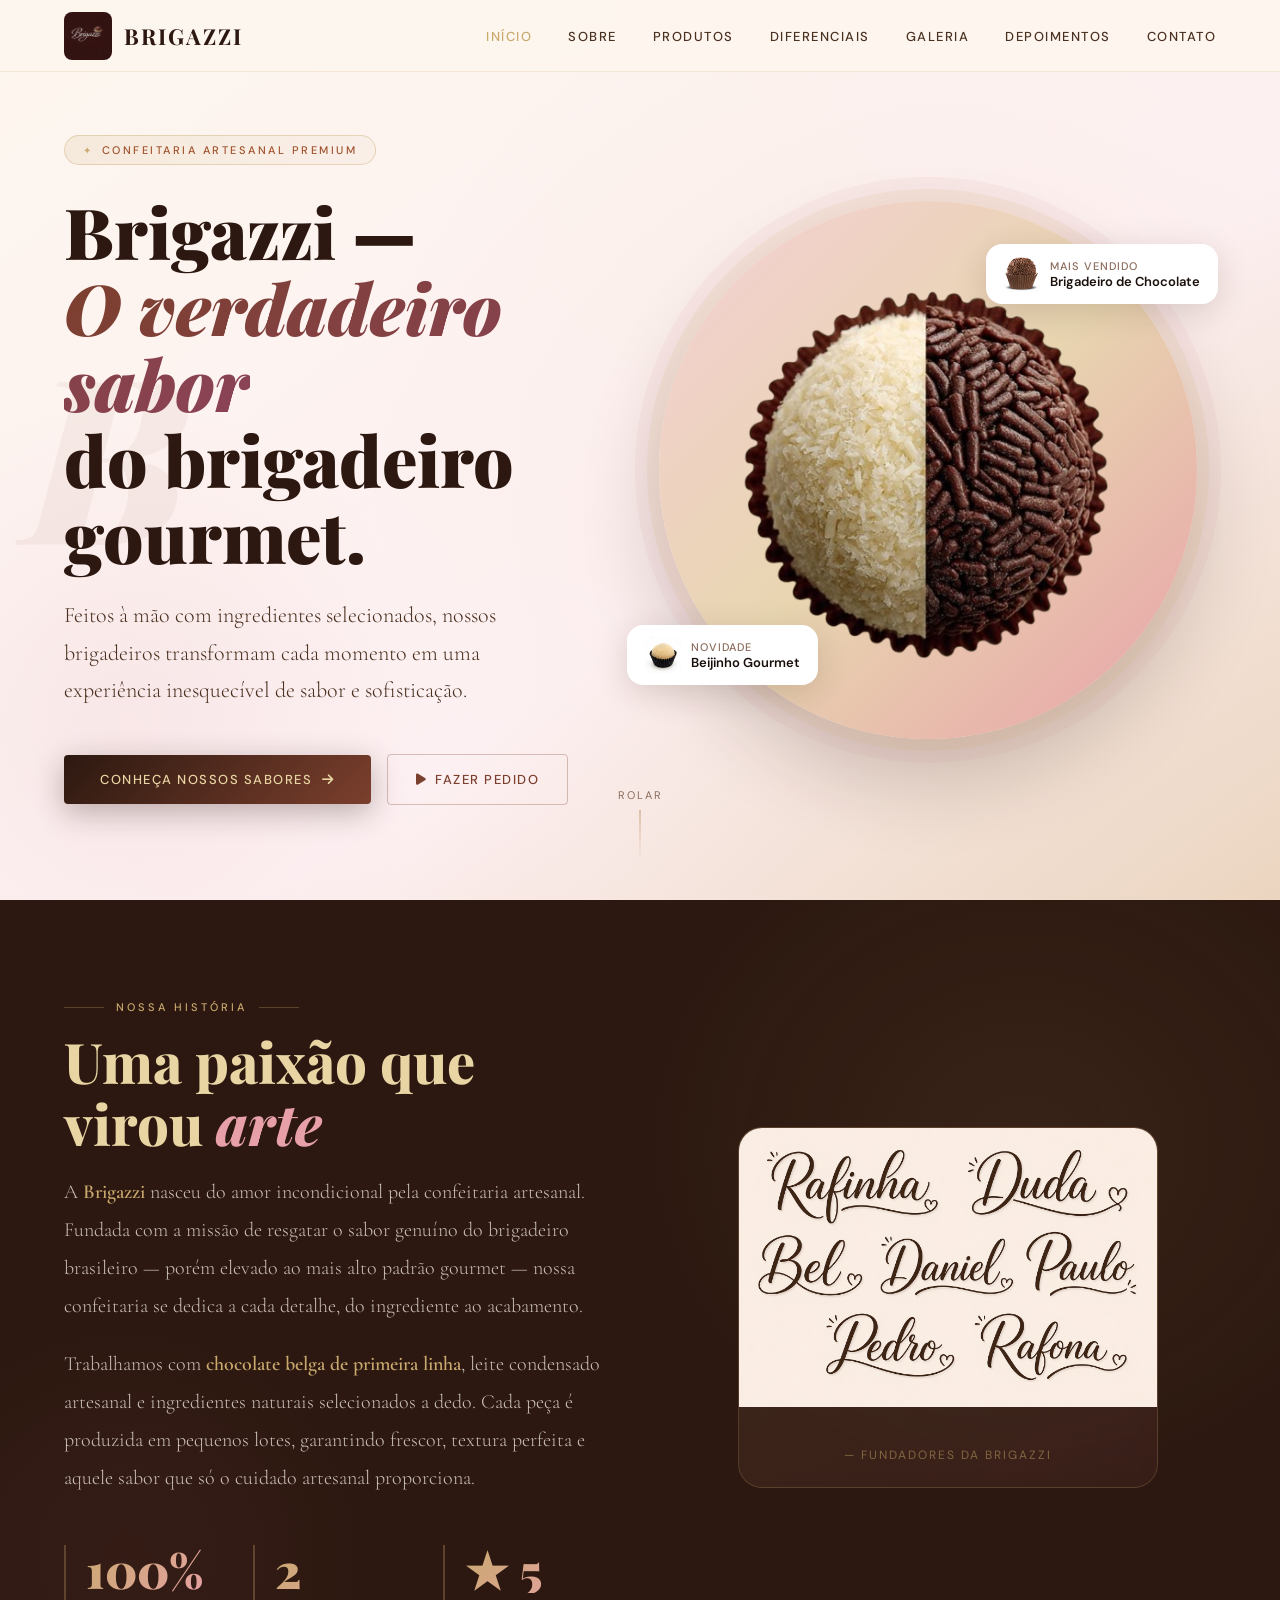
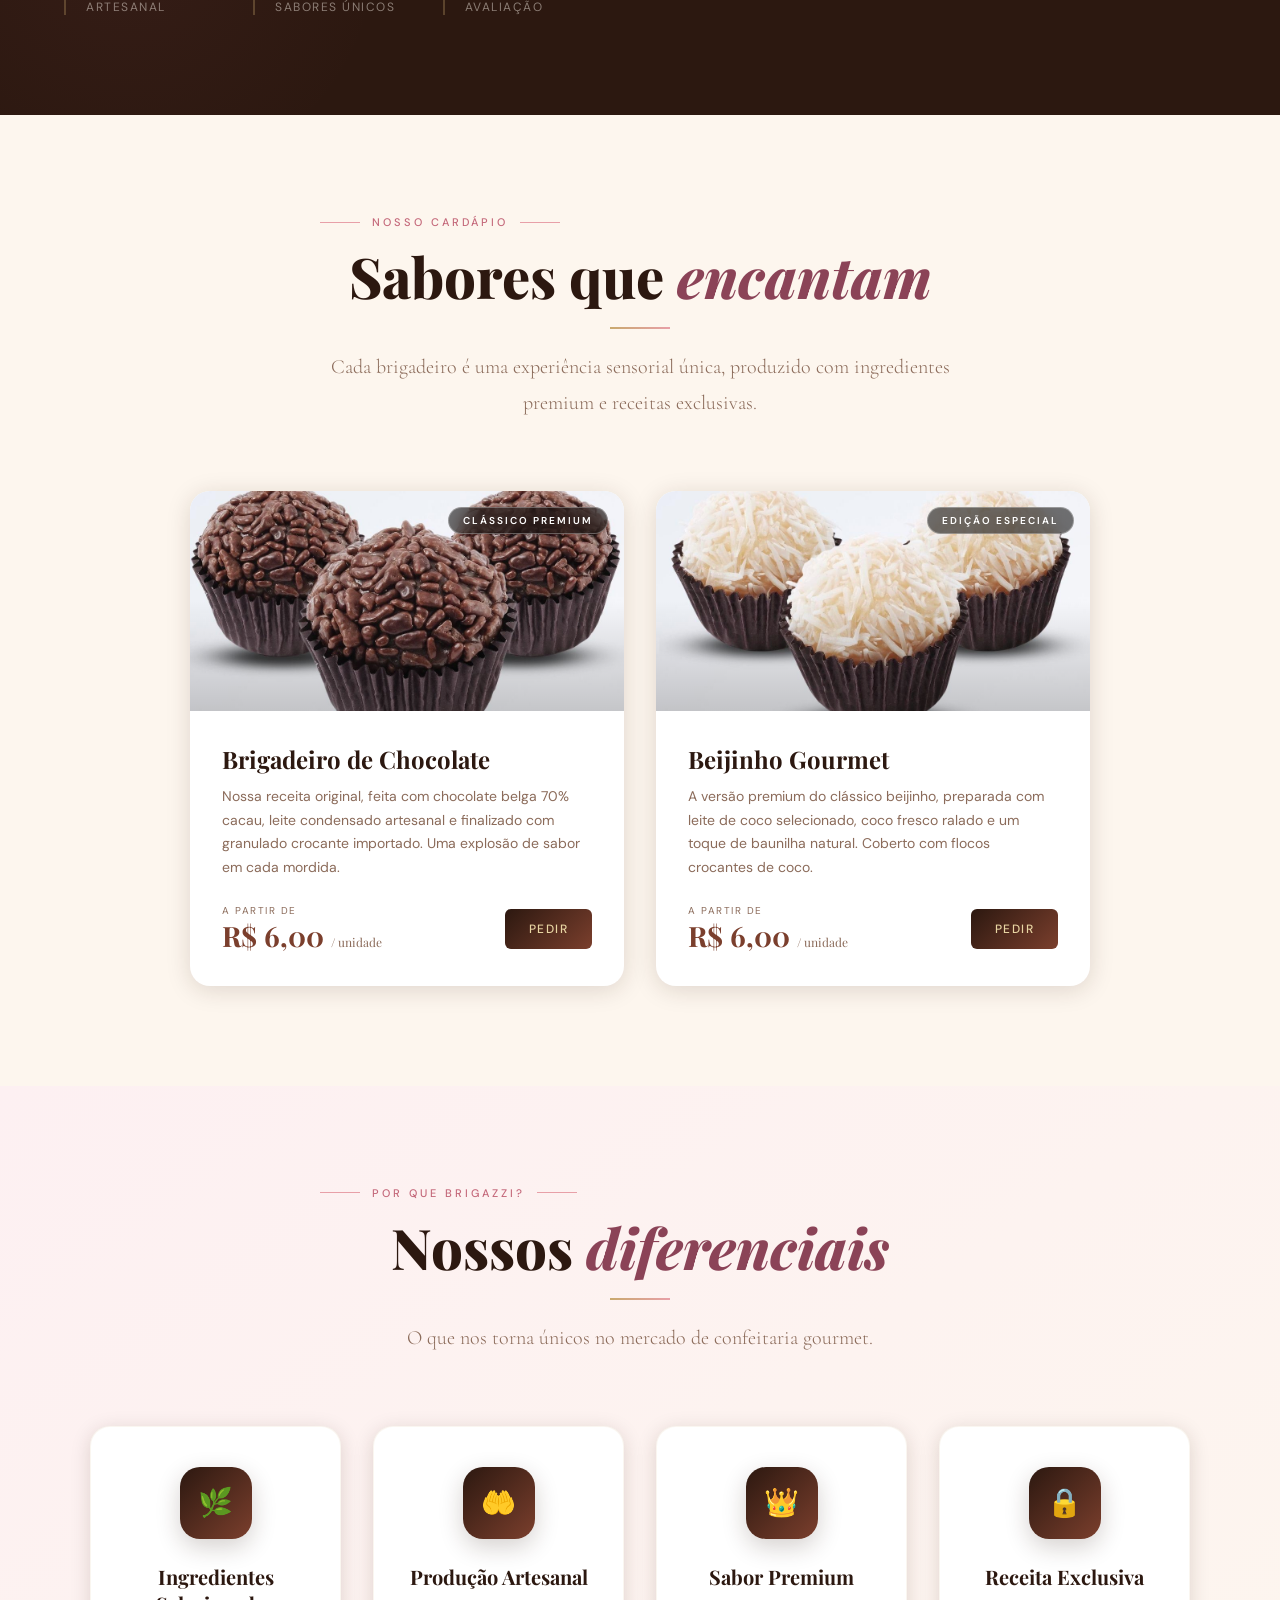
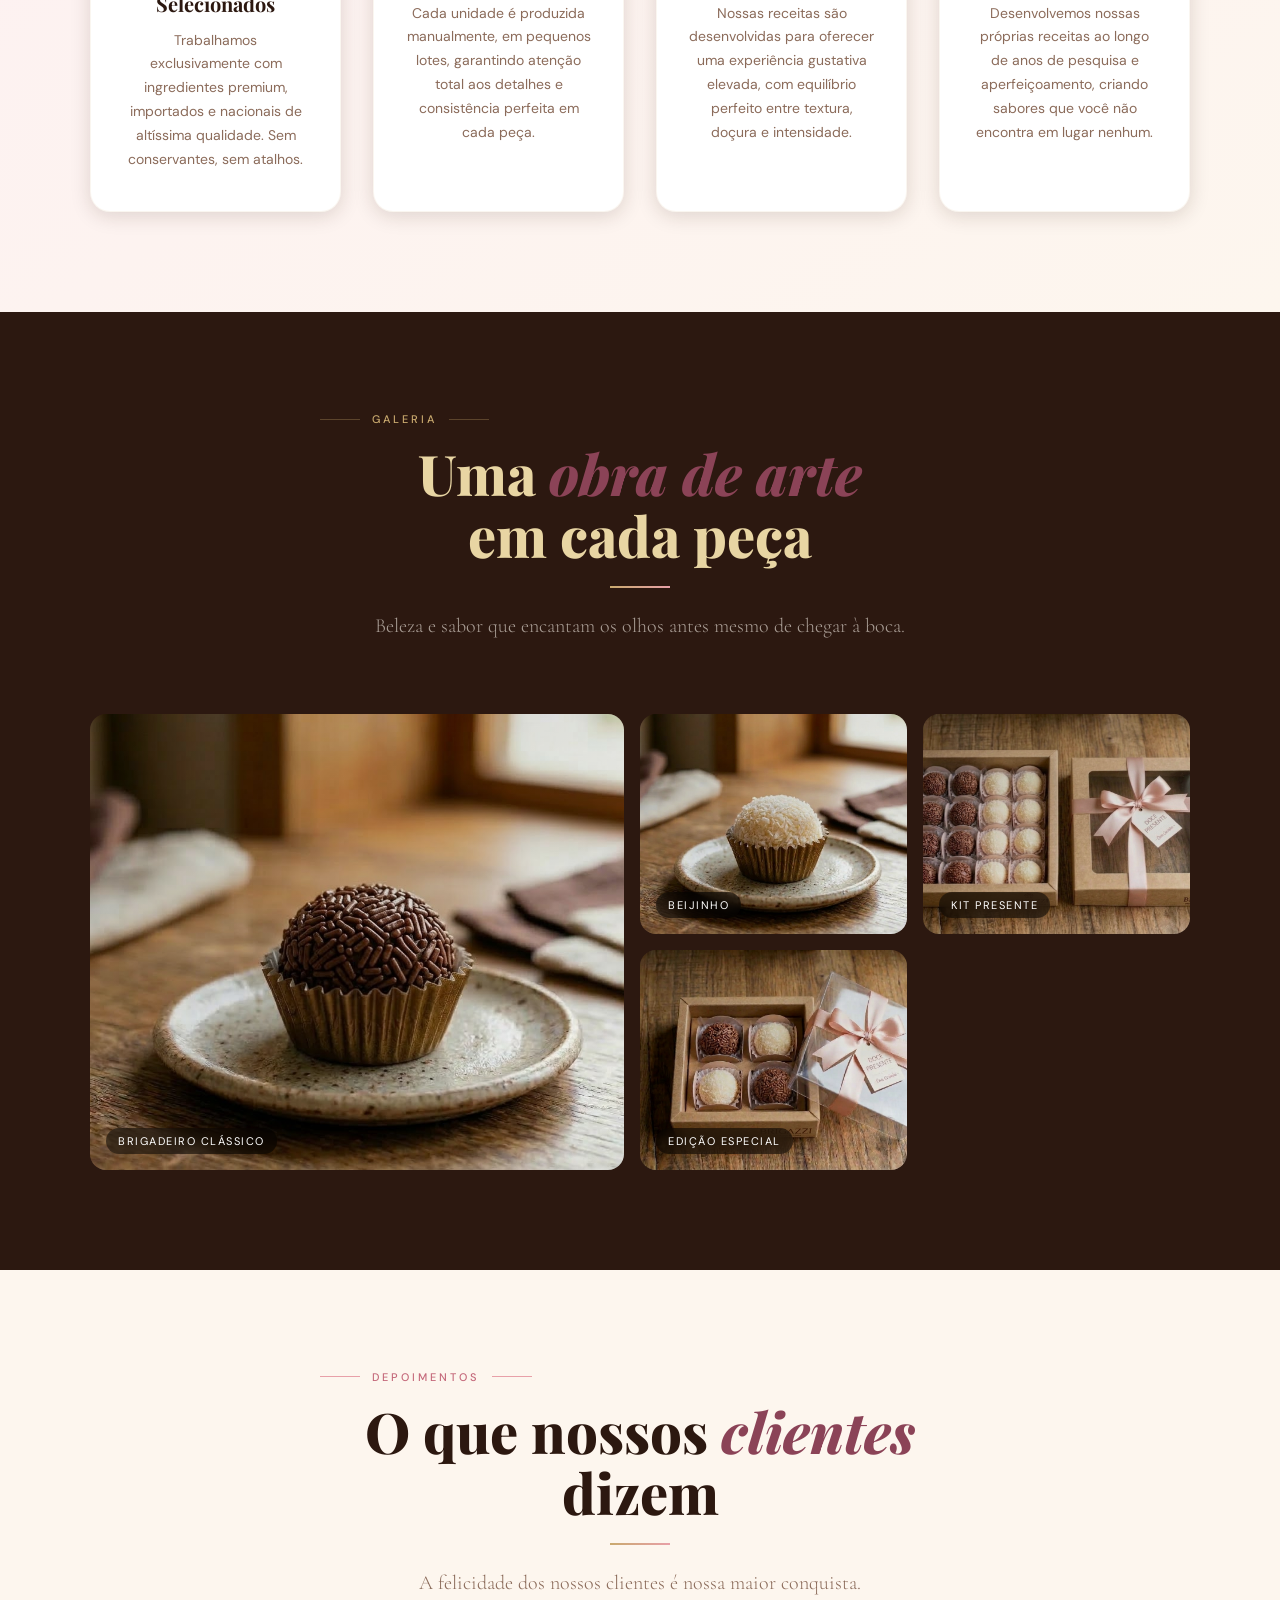
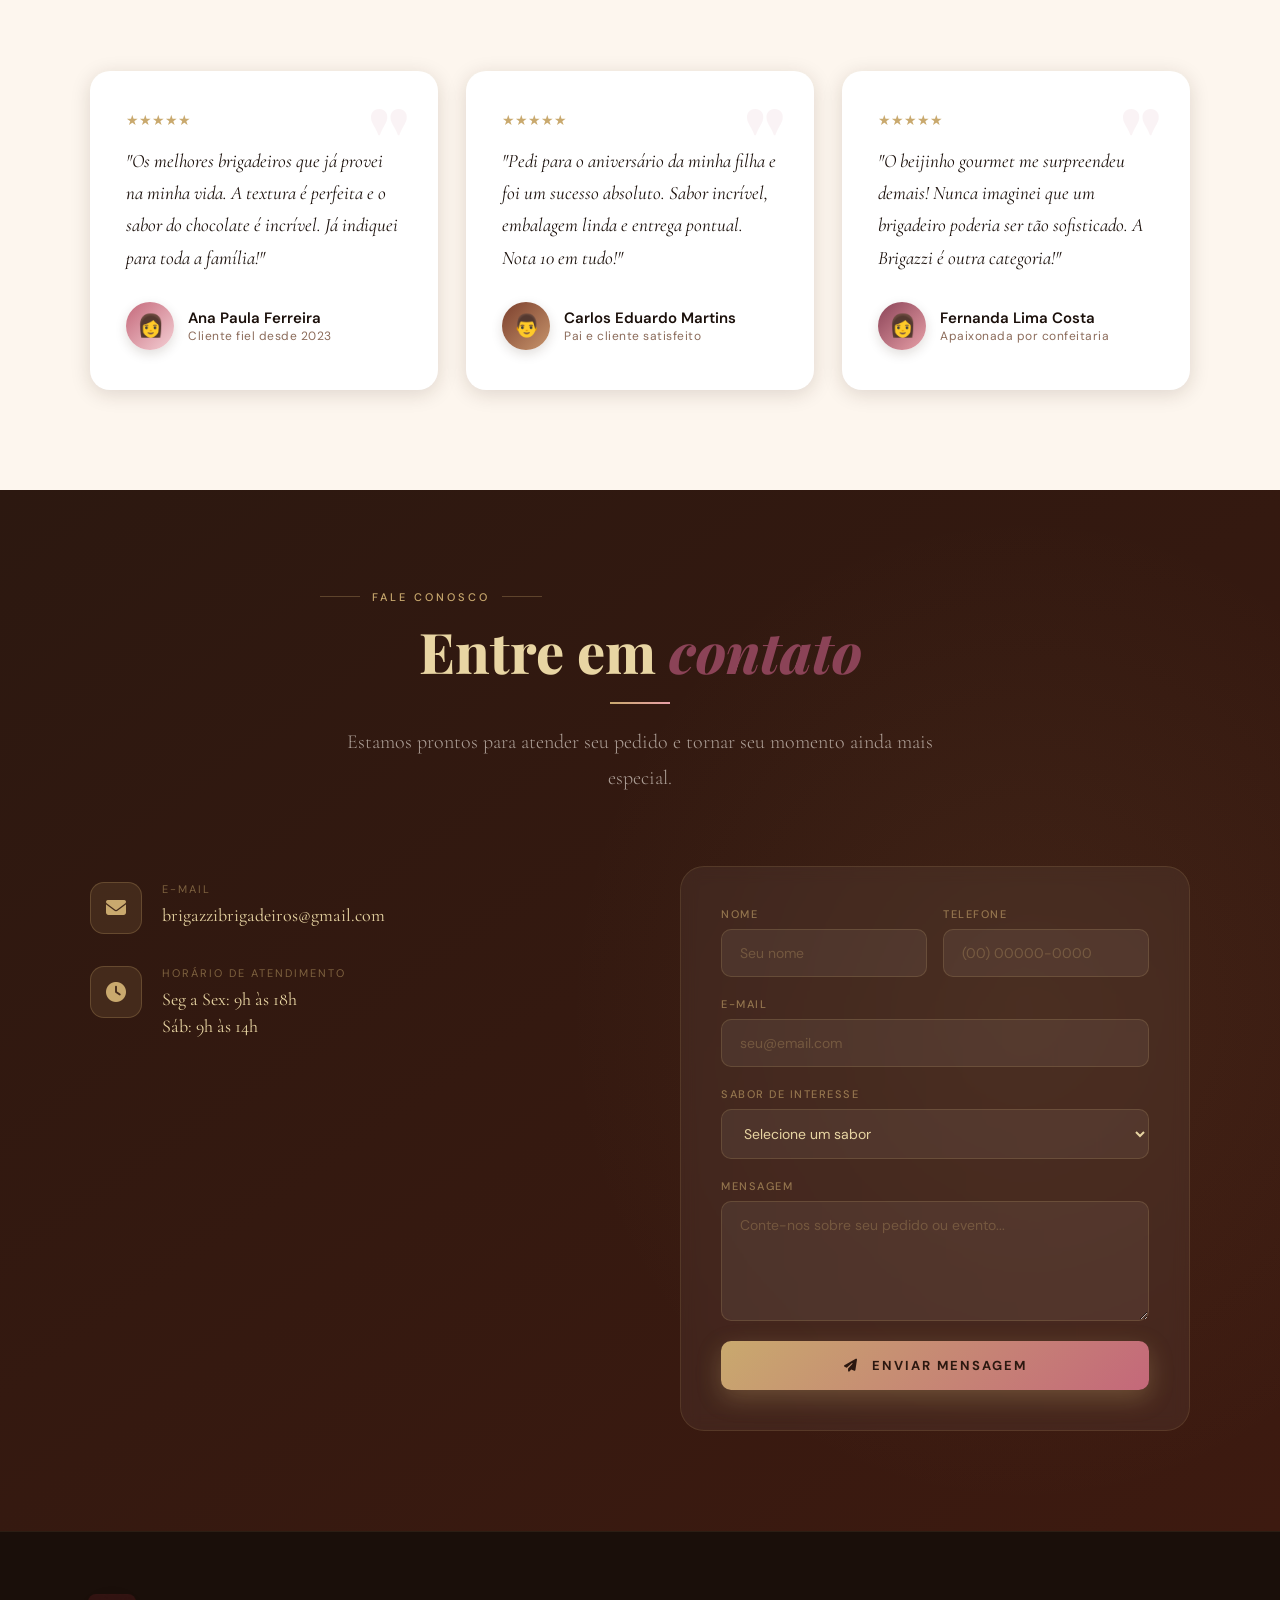
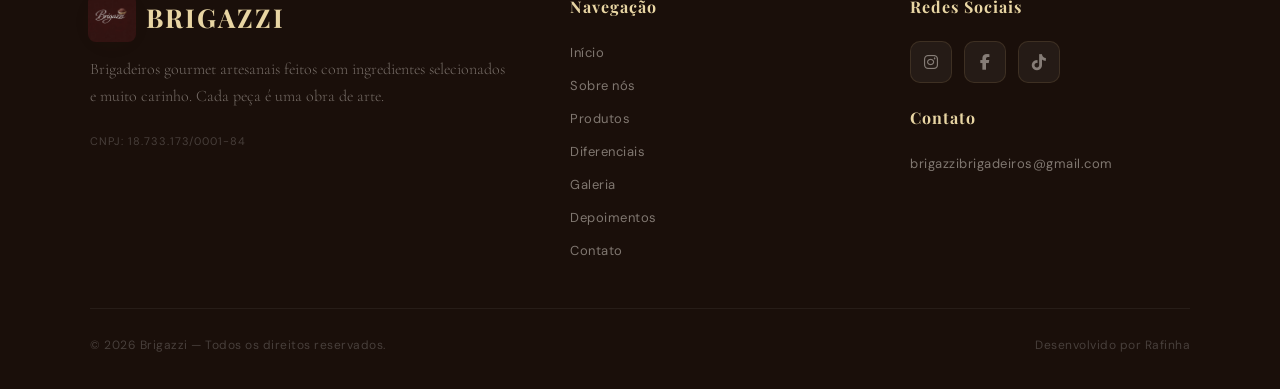
<file: index.html>
<!DOCTYPE html>
<html lang="pt-BR">

<head>
    <meta charset="UTF-8">
    <meta name="viewport" content="width=device-width, initial-scale=1.0">
    <title>Brigazzi — Brigadeiros Gourmet Artesanais</title>
    <link rel="preconnect" href="https://fonts.googleapis.com">
    <link
        href="https://fonts.googleapis.com/css2?family=Playfair+Display:ital,wght@0,400;0,600;0,700;0,900;1,400;1,700&family=Cormorant+Garamond:ital,wght@0,300;0,400;0,600;1,300;1,400&family=DM+Sans:wght@300;400;500&display=swap"
        rel="stylesheet">
    <link rel="stylesheet" href="https://cdnjs.cloudflare.com/ajax/libs/font-awesome/6.5.0/css/all.min.css">
    <link rel="shortcut icon" href="img/logo da Brigazzi.jpeg" type="image/x-icon">
    <link rel="stylesheet" href="style.css">
</head>

<body>

    <!-- NAVBAR -->
    <nav id="navbar">
        <a href="#inicio" class="nav-logo">
            <img src="img/logo da Brigazzi.jpeg" alt="Brigazzi"
                style="height:48px;width:auto;border-radius:8px;object-fit:contain;">
            <span class="nav-logo-text">BRIGAZZI</span>
        </a>
        <ul class="nav-links">
            <li><a href="#inicio">Início</a></li>
            <li><a href="#sobre">Sobre</a></li>
            <li><a href="#produtos">Produtos</a></li>
            <li><a href="#diferenciais">Diferenciais</a></li>
            <li><a href="#galeria">Galeria</a></li>
            <li><a href="#depoimentos">Depoimentos</a></li>
            <li><a href="#contato">Contato</a></li>
        </ul>
        <div class="hamburger" id="hamburger">
            <span></span><span></span><span></span>
        </div>
    </nav>

    <!-- MOBILE MENU -->
    <div class="mobile-menu" id="mobileMenu">
        <button id="closeMenuBtn" aria-label="Fechar menu">
            <i class="fas fa-times"></i>
        </button>
        <a href="#inicio" onclick="closeMobile()">Início</a>
        <a href="#sobre" onclick="closeMobile()">Sobre</a>
        <a href="#produtos" onclick="closeMobile()">Produtos</a>
        <a href="#diferenciais" onclick="closeMobile()">Diferenciais</a>
        <a href="#galeria" onclick="closeMobile()">Galeria</a>
        <a href="#depoimentos" onclick="closeMobile()">Depoimentos</a>
        <a href="#contato" onclick="closeMobile()">Contato</a>
    </div>

    <!-- HERO -->
    <section class="hero" id="inicio">
        <div class="hero-ornament">B</div>
        <div class="hero-content">
            <div class="hero-badge">Confeitaria Artesanal Premium</div>
            <h1>Brigazzi —<br><em>O verdadeiro sabor</em><br>do brigadeiro gourmet.</h1>
            <p class="hero-sub">Feitos à mão com ingredientes selecionados, nossos brigadeiros transformam cada momento
                em uma experiência inesquecível de sabor e sofisticação.</p>
            <div class="hero-cta">
                <a href="#produtos" class="btn-primary">
                    <span>Conheça nossos sabores</span>
                    <i class="fas fa-arrow-right"></i>
                </a>
                <a href="pedido.html" class="btn-secondary">
                    <i class="fas fa-play"></i>
                    Fazer Pedido
                </a>
            </div>
        </div>
        <div class="hero-visual">
            <div class="hero-visual-ring">
                <img src="img/beijinho-brigadeiro.png" alt="Brigadeiros" style="
                    width: 85%;
                    height: 85%;
                    object-fit: cover;
                    border-radius: 50%;
                    position: absolute;
                    top: 50%;
                    left: 50%;
                    transform: translate(-50%, -50%);
                ">
                <div class="hero-float-badge b1">
                    <div class="badge-icon choco">
                        <img src="img/brigadeiro solo.jpeg" alt="Brigadeiro"
                            style="width:100%;height:100%;object-fit:cover;border-radius:8px">
                    </div>
                    <div>
                        <div style="font-size:11px;color:var(--text-light);letter-spacing:1px;text-transform:uppercase">
                            Mais vendido</div>
                        <div style="font-weight:600">Brigadeiro de Chocolate</div>
                    </div>
                </div>
                <div class="hero-float-badge b2">
                    <div class="badge-icon rose"><img src="img/beijinho-solo.png" alt="Beijinho"
                            style="width:100%;height:100%;object-fit:cover;border-radius:8px"></div>
                    <div>
                        <div style="font-size:11px;color:var(--text-light);letter-spacing:1px;text-transform:uppercase">
                            Novidade</div>
                        <div style="font-weight:600">Beijinho Gourmet</div>
                    </div>
                </div>
            </div>
        </div>
        <div class="hero-scroll">
            Rolar
            <div class="hero-scroll-line"></div>
        </div>
    </section>

    <!-- SOBRE -->
    <section class="sobre" id="sobre">
        <div class="sobre-inner">
            <div class="sobre-content reveal-left">
                <div class="section-label">Nossa História</div>
                <h2 class="section-title">Uma paixão que<br>virou <em>arte</em></h2>
                <p class="sobre-text">A <strong>Brigazzi</strong> nasceu do amor incondicional pela confeitaria
                    artesanal. Fundada com a missão de resgatar o sabor genuíno do brigadeiro brasileiro — porém elevado
                    ao mais alto padrão gourmet — nossa confeitaria se dedica a cada detalhe, do ingrediente ao
                    acabamento.</p>
                <p class="sobre-text">Trabalhamos com <strong>chocolate belga de primeira linha</strong>, leite
                    condensado artesanal e ingredientes naturais selecionados a dedo. Cada peça é produzida em pequenos
                    lotes, garantindo frescor, textura perfeita e aquele sabor que só o cuidado artesanal proporciona.
                </p>
                <div class="sobre-stats">
                    <div class="stat-item">
                        <span class="stat-num">100%</span>
                        <div class="stat-label">Artesanal</div>
                    </div>
                    <div class="stat-item">
                        <span class="stat-num">2</span>
                        <div class="stat-label">Sabores únicos</div>
                    </div>
                    <div class="stat-item">
                        <span class="stat-num">★ 5</span>
                        <div class="stat-label">Avaliação</div>
                    </div>
                </div>
            </div>
            <div class="sobre-visual reveal-right">
                <div class="sobre-card-big">
                    <div class="icon-lg"><img src="img/fundadores da brigazzi.png" alt="Fundadores da Brigazzi"></div>
                    <p class="sobre-quote-author">— Fundadores da Brigazzi</p>
                </div>
            </div>
        </div>
    </section>

    <!-- PRODUTOS -->
    <section class="produtos" id="produtos">
        <div class="section-header reveal">
            <div class="section-label">Nosso Cardápio</div>
            <h2 class="section-title">Sabores que <em>encantam</em></h2>
            <div class="divider"></div>
            <p class="section-sub">Cada brigadeiro é uma experiência sensorial única, produzido com ingredientes premium
                e receitas exclusivas.</p>
        </div>
        <div class="produtos-grid">
            <div class="produto-card reveal">
                <div class="produto-img choco-bg" style="position:relative;padding:0;overflow:hidden">
                    <img src="img/brigadeiro trio.jpg" alt="Brigadeiro Trio"
                        style="width:100%;height:100%;object-fit:cover;display:block">
                    <div class="produto-tag" style="
            position:absolute;
            top:16px;right:16px;
            background:rgba(0,0,0,0.55);
            backdrop-filter:blur(8px);
            color:white;
            font-size:10px;letter-spacing:2px;text-transform:uppercase;
            padding:6px 14px;border-radius:20px;font-weight:600;
            z-index:10;
        ">Clássico Premium</div>
                </div>
                <div class="produto-body">
                    <h3 class="produto-nome">Brigadeiro de Chocolate</h3>
                    <p class="produto-desc">Nossa receita original, feita com chocolate belga 70% cacau, leite
                        condensado artesanal e finalizado com granulado crocante importado. Uma explosão de sabor em
                        cada mordida.</p>
                    <div class="produto-footer">
                        <div class="produto-preco">
                            <span class="preco-label">A partir de</span>
                            <span class="preco-valor">R$ 6,00 <span class="preco-unit">/ unidade</span></span>
                        </div>
                        <a href="pedido.html" style="text-decoration: none;" class="produto-btn">
                            Pedir
                        </a>
                    </div>
                </div>
            </div>

            <div class="produto-card reveal" style="transition-delay:0.15s">
                <div class="produto-img rose-bg" style="position:relative;padding:0;overflow:hidden">
                    <img src="img/beijinho trio.jpg" alt="Beijinho Trio"
                        style="width:100%;height:100%;object-fit:cover;display:block">
                    <div class="produto-tag" style="
            position:absolute;
            top:16px;right:16px;
            background:rgba(0,0,0,0.55);
            backdrop-filter:blur(8px);
            color:white;
            font-size:10px;letter-spacing:2px;text-transform:uppercase;
            padding:6px 14px;border-radius:20px;font-weight:600;
            z-index:10;
        ">Edição Especial</div>
                </div>
                <div class="produto-body">
                    <h3 class="produto-nome">Beijinho Gourmet</h3>
                    <p class="produto-desc">A versão premium do clássico beijinho, preparada com leite de coco
                        selecionado, coco fresco ralado e um toque de baunilha natural. Coberto com flocos crocantes de
                        coco.</p>
                    <div class="produto-footer">
                        <div class="produto-preco">
                            <span class="preco-label">A partir de</span>
                            <span class="preco-valor">R$ 6,00 <span class="preco-unit">/ unidade</span></span>
                        </div>
                        <a href="pedido.html" style="text-decoration: none;" class="produto-btn">
                            Pedir
                        </a>
                    </div>
                </div>
            </div>
        </div>
    </section>

    <!-- DIFERENCIAIS -->
    <section class="diferenciais" id="diferenciais">
        <div class="section-header reveal">
            <div class="section-label">Por que Brigazzi?</div>
            <h2 class="section-title">Nossos <em>diferenciais</em></h2>
            <div class="divider"></div>
            <p class="section-sub">O que nos torna únicos no mercado de confeitaria gourmet.</p>
        </div>
        <div class="diferenciais-grid">
            <div class="diferencial-card reveal">
                <div class="diferencial-icon">🌿</div>
                <h3 class="diferencial-titulo">Ingredientes Selecionados</h3>
                <p class="diferencial-desc">Trabalhamos exclusivamente com ingredientes premium, importados e nacionais
                    de altíssima qualidade. Sem conservantes, sem atalhos.</p>
            </div>
            <div class="diferencial-card reveal" style="transition-delay:0.1s">
                <div class="diferencial-icon">🤲</div>
                <h3 class="diferencial-titulo">Produção Artesanal</h3>
                <p class="diferencial-desc">Cada unidade é produzida manualmente, em pequenos lotes, garantindo atenção
                    total aos detalhes e consistência perfeita em cada peça.</p>
            </div>
            <div class="diferencial-card reveal" style="transition-delay:0.2s">
                <div class="diferencial-icon">👑</div>
                <h3 class="diferencial-titulo">Sabor Premium</h3>
                <p class="diferencial-desc">Nossas receitas são desenvolvidas para oferecer uma experiência gustativa
                    elevada, com equilíbrio perfeito entre textura, doçura e intensidade.</p>
            </div>
            <div class="diferencial-card reveal" style="transition-delay:0.3s">
                <div class="diferencial-icon">🔒</div>
                <h3 class="diferencial-titulo">Receita Exclusiva</h3>
                <p class="diferencial-desc">Desenvolvemos nossas próprias receitas ao longo de anos de pesquisa e
                    aperfeiçoamento, criando sabores que você não encontra em lugar nenhum.</p>
            </div>
        </div>
    </section>

    <!-- GALERIA -->
    <section class="galeria" id="galeria">
        <div class="section-header reveal">
            <div class="section-label">Galeria</div>
            <h2 class="section-title">Uma <em>obra de arte</em><br>em cada peça</h2>
            <div class="divider"></div>
            <p class="section-sub">Beleza e sabor que encantam os olhos antes mesmo de chegar à boca.</p>
        </div>
        <div class="galeria-grid reveal">
            <div class="gal-item" style="padding:0;overflow:hidden">
                <img src="img/brigadeiro galeria.png" alt="Brigadeiro Clássico"
                    style="width:100%;height:100%;object-fit:cover;display:block">
                <div class="gal-label">Brigadeiro Clássico</div>
            </div>
            <div class="gal-item" style="padding:0;overflow:hidden">
                <img src="img/beijinho galeria.png" alt="Beijinho"
                    style="width:100%;height:100%;object-fit:cover;display:block">
                <div class="gal-label">Beijinho</div>
            </div>
            <div class="gal-item"><img src="img/kit presente Brigazzi.png" alt="Kit Presente"
                    style="width:100%;height:100%;object-fit:cover;display:block">
                <div class="gal-label">Kit Presente</div>
            </div>
            <div class="gal-item"><img src="img/edição especial Brigazzi.png" alt="Edição Especial"
                    style="width:100%;height:100%;object-fit:cover;display:block">
                <div class="gal-label">Edição Especial</div>
            </div>
        </div>
    </section>

    <!-- DEPOIMENTOS -->
    <section class="depoimentos" id="depoimentos">
        <div class="section-header reveal">
            <div class="section-label">Depoimentos</div>
            <h2 class="section-title">O que nossos <em>clientes</em> dizem</h2>
            <div class="divider"></div>
            <p class="section-sub">A felicidade dos nossos clientes é nossa maior conquista.</p>
        </div>
        <div class="depoimentos-grid">
            <div class="depo-card reveal">
                <div class="stars">★★★★★</div>
                <p class="depo-text">"Os melhores brigadeiros que já provei na minha vida. A textura é perfeita e o
                    sabor do chocolate é incrível. Já indiquei para toda a família!"</p>
                <div class="depo-author">
                    <div class="depo-avatar a1">👩</div>
                    <div>
                        <div class="depo-name">Ana Paula Ferreira</div>
                        <div class="depo-role">Cliente fiel desde 2023</div>
                    </div>
                </div>
            </div>
            <div class="depo-card reveal" style="transition-delay:0.15s">
                <div class="stars">★★★★★</div>
                <p class="depo-text">"Pedi para o aniversário da minha filha e foi um sucesso absoluto. Sabor incrível,
                    embalagem linda e entrega pontual. Nota 10 em tudo!"</p>
                <div class="depo-author">
                    <div class="depo-avatar a2">👨</div>
                    <div>
                        <div class="depo-name">Carlos Eduardo Martins</div>
                        <div class="depo-role">Pai e cliente satisfeito</div>
                    </div>
                </div>
            </div>
            <div class="depo-card reveal" style="transition-delay:0.3s">
                <div class="stars">★★★★★</div>
                <p class="depo-text">"O beijinho gourmet me surpreendeu demais! Nunca imaginei que um brigadeiro poderia
                    ser tão sofisticado. A Brigazzi é outra categoria!"</p>
                <div class="depo-author">
                    <div class="depo-avatar a3">👩</div>
                    <div>
                        <div class="depo-name">Fernanda Lima Costa</div>
                        <div class="depo-role">Apaixonada por confeitaria</div>
                    </div>
                </div>
            </div>
        </div>
    </section>

    <!-- CONTATO -->
    <section class="contato" id="contato">
        <div class="section-header reveal">
            <div class="section-label">Fale Conosco</div>
            <h2 class="section-title">Entre em <em>contato</em></h2>
            <div class="divider"></div>
            <p class="section-sub">Estamos prontos para atender seu pedido e tornar seu momento ainda mais especial.</p>
        </div>
        <div class="contato-inner">
            <div class="contato-info reveal-left">
                <div class="contato-item">
                    <div class="contato-icon"><i class="fas fa-envelope"></i></div>
                    <div>
                        <div class="contato-item-label">E-mail</div>
                        <div class="contato-item-val">brigazzibrigadeiros@gmail.com</div>
                    </div>
                </div>
                <div class="contato-item">
                    <div class="contato-icon"><i class="fas fa-clock"></i></div>
                    <div>
                        <div class="contato-item-label">Horário de atendimento</div>
                        <div class="contato-item-val">Seg a Sex: 9h às 18h<br>Sáb: 9h às 14h</div>
                    </div>
                </div>
            </div>
            <div class="contato-form reveal-right">
                <div class="form-row">
                    <div class="form-group">
                        <label>Nome</label>
                        <input type="text" placeholder="Seu nome">
                    </div>
                    <div class="form-group">
                        <label>Telefone</label>
                        <input type="tel" placeholder="(00) 00000-0000">
                    </div>
                </div>
                <div class="form-group">
                    <label>E-mail</label>
                    <input type="email" placeholder="seu@email.com">
                </div>
                <div class="form-group">
                    <label>Sabor de interesse</label>
                    <select>
                        <option value="">Selecione um sabor</option>
                        <option>Brigadeiro de Chocolate</option>
                        <option>Beijinho Gourmet</option>
                        <option>Quero a caixa com ambos!</option>
                    </select>
                </div>
                <div class="form-group">
                    <label>Mensagem</label>
                    <textarea placeholder="Conte-nos sobre seu pedido ou evento..."></textarea>
                </div>
                <button class="form-submit" onclick="handleFormSubmit(this)">
                    <i class="fas fa-paper-plane" style="margin-right:8px"></i>
                    Enviar Mensagem
                </button>
            </div>
        </div>
    </section>

    <!-- FOOTER -->
    <footer>
        <div class="footer-inner">
            <div class="footer-brand">
                <div class="nav-logo" style="margin-bottom:16px;display:flex;align-items:center;gap:12px">
                    <div class="nav-logo-icon"
                        style="background:linear-gradient(135deg,var(--choco-mid),var(--rose-deep))"><img
                            src="img/logo da Brigazzi.jpeg" alt="Brigazzi"
                            style="height:48px;width:auto;border-radius:8px;object-fit:contain;"></div>
                    <span class="nav-logo-text">BRIGAZZI</span>
                </div>
                <p class="footer-tagline">Brigadeiros gourmet artesanais feitos com ingredientes selecionados e muito
                    carinho. Cada peça é uma obra de arte.</p>
                <p class="footer-cnpj">CNPJ: 18.733.173/0001-84</p>
            </div>
            <div>
                <div class="footer-col-title">Navegação</div>
                <ul class="footer-links">
                    <li><a href="#inicio">Início</a></li>
                    <li><a href="#sobre">Sobre nós</a></li>
                    <li><a href="#produtos">Produtos</a></li>
                    <li><a href="#diferenciais">Diferenciais</a></li>
                    <li><a href="#galeria">Galeria</a></li>
                    <li><a href="#depoimentos">Depoimentos</a></li>
                    <li><a href="#contato">Contato</a></li>
                </ul>
            </div>
            <div>
                <div class="footer-col-title">Redes Sociais</div>
                <div class="social-row" style="margin-bottom:24px">
                    <a href="https://www.instagram.com/brigazzi_brigadeiros.013/" class="social-btn"
                        title="Instagram"><i class="fab fa-instagram"></i></a>
                    <a href="https://www.facebook.com/share/1CKyr8Bt6Z/" class="social-btn" title="Facebook"><i
                            class="fab fa-facebook-f"></i></a>
                    <a href="https://www.tiktok.com/@brigazzi_013?_r=1&_t=ZS-94gnsRvTawk" class="social-btn"
                        title="TikTok"><i class="fab fa-tiktok"></i></a>
                </div>
                <div class="footer-col-title" style="margin-top:8px">Contato</div>
                <ul class="footer-links">
                    <li><a href="mailto:brigazzibrigadeiros@gmail.com">brigazzibrigadeiros@gmail.com</a></li>
                </ul>
            </div>
        </div>
        <div class="footer-bottom">
            <span>© 2026 Brigazzi — Todos os direitos reservados.</span>
            <span>Desenvolvido por Rafinha</span>
        </div>
    </footer>

    <script src="script.js"></script>
</body>

</html>
</file>
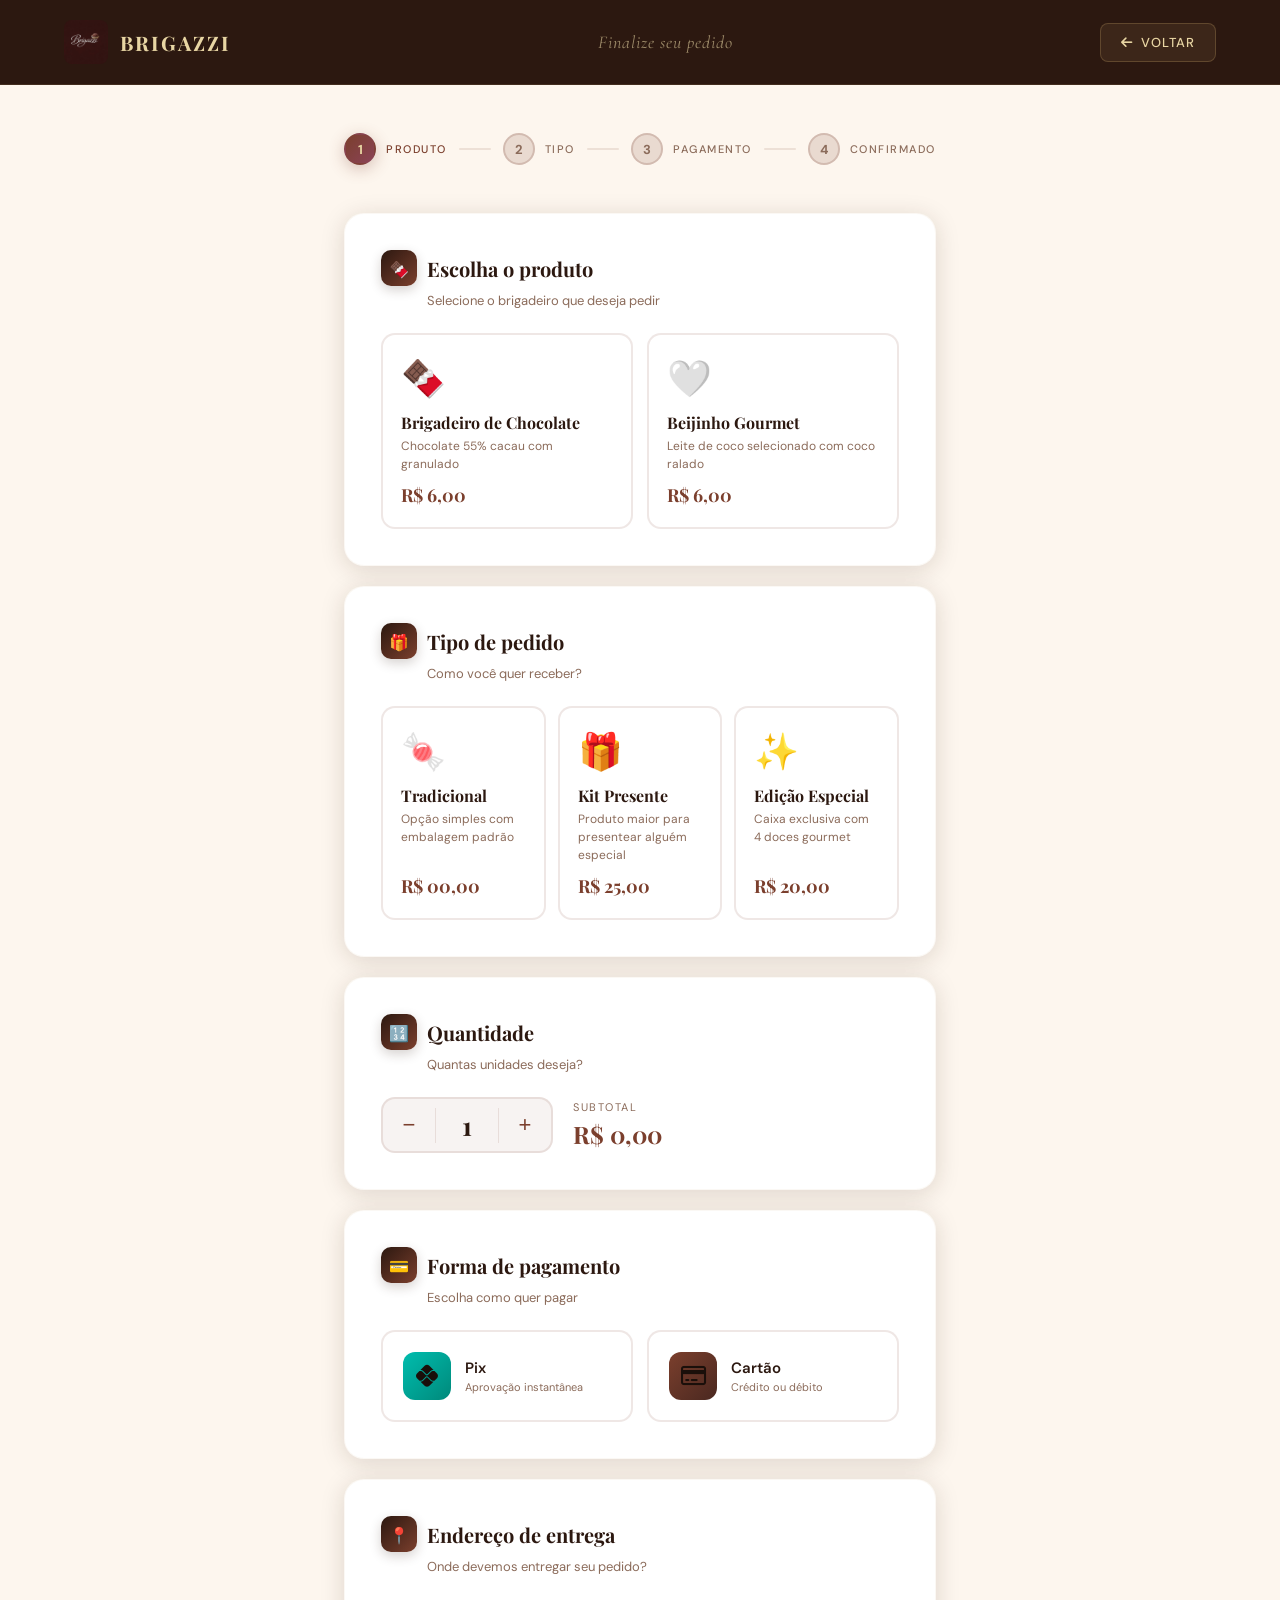
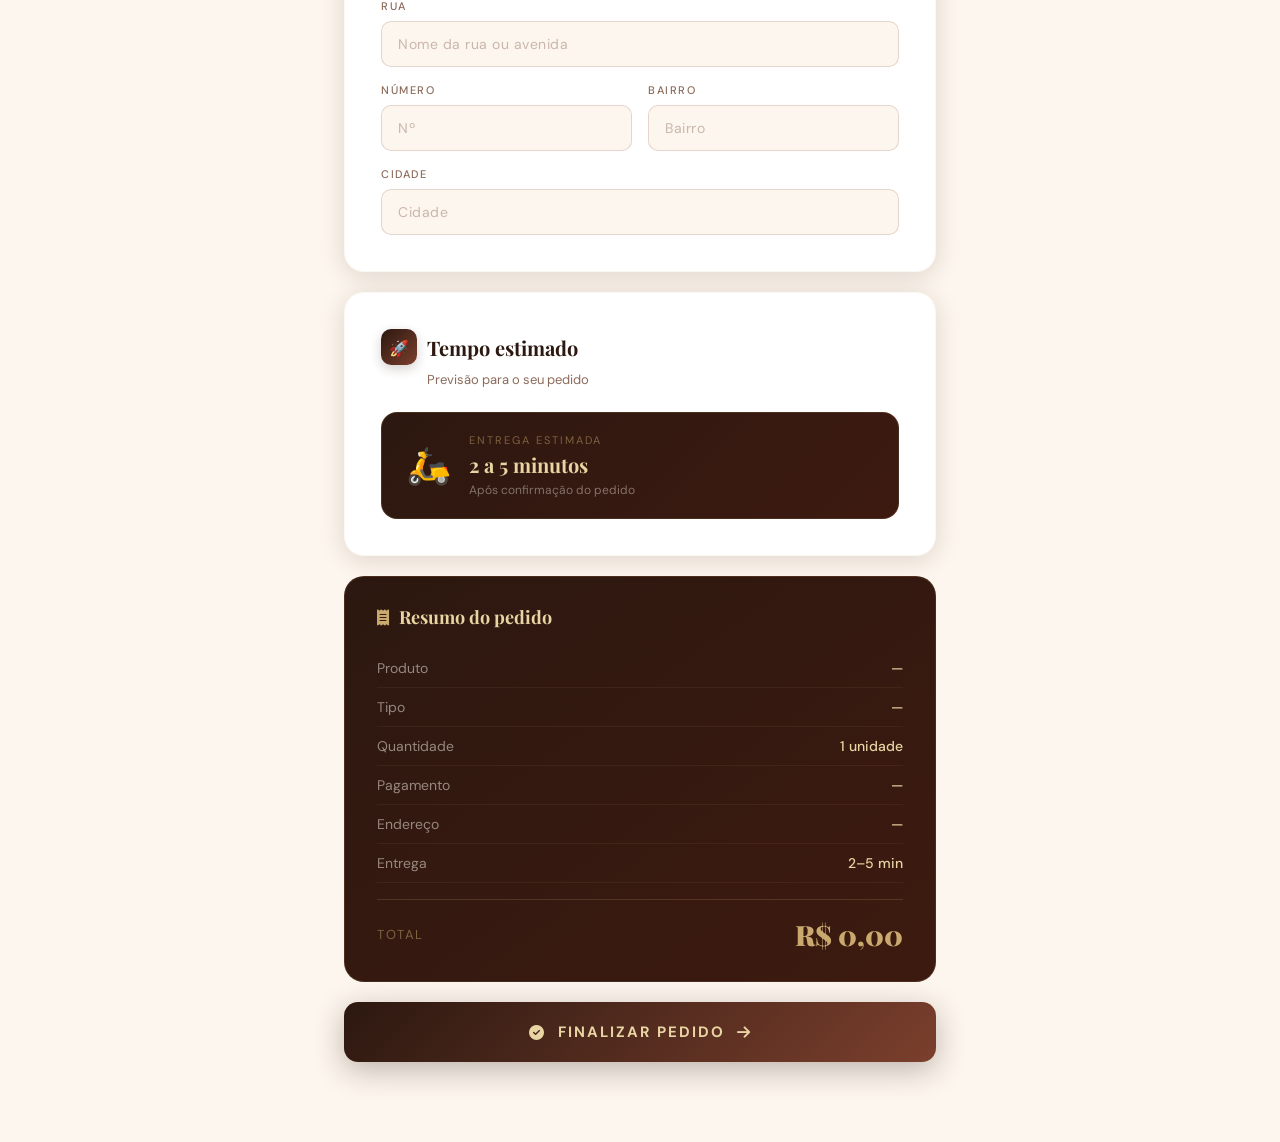
<file: pagamento-cartao.html>
<!DOCTYPE html>
<html lang="pt-BR">

<head>
    <meta charset="UTF-8">
    <meta name="viewport" content="width=device-width, initial-scale=1.0">
    <title>Brigazzi — Pagamento com Cartão</title>
    <link rel="preconnect" href="https://fonts.googleapis.com">
    <link
        href="https://fonts.googleapis.com/css2?family=Playfair+Display:ital,wght@0,400;0,600;0,700;0,900;1,400;1,700&family=Cormorant+Garamond:ital,wght@0,300;0,400;0,600;1,300;1,400&family=DM+Sans:wght@300;400;500&display=swap"
        rel="stylesheet">
    <link rel="stylesheet" href="https://cdnjs.cloudflare.com/ajax/libs/font-awesome/6.5.0/css/all.min.css">
    <link rel="shortcut icon" href="img/logo da Brigazzi.jpeg" type="image/x-icon">
    <link rel="stylesheet" href="pagamento-cartao.css">
</head>

<body>

    <!-- HEADER -->
    <header class="page-header">
        <a href="index.html" class="header-logo">
            <img src="img/logo da Brigazzi.jpeg" alt="Brigazzi">
            <span class="header-logo-text">BRIGAZZI</span>
        </a>
        <span class="header-center">Pagamento com Cartão</span>
        <a href="pedido.html" class="btn-voltar">
            <i class="fas fa-arrow-left"></i> Voltar
        </a>
    </header>

    <main>

        <!-- STEPS -->
        <div class="steps">
            <div class="step done">
                <div class="step-num"><i class="fas fa-check"></i></div>
                <div class="step-label">Pedido</div>
            </div>
            <div class="step-line done-line"></div>
            <div class="step active">
                <div class="step-num">2</div>
                <div class="step-label">Pagamento</div>
            </div>
            <div class="step-line"></div>
            <div class="step" id="stepConfirm">
                <div class="step-num">3</div>
                <div class="step-label">Confirmado</div>
            </div>
        </div>

        <!-- PAINEL CARTÃO -->
        <div id="painelCartao">

            <!-- CARD VISUAL (preview animado) -->
            <div class="credit-card" id="creditCard">
                <div class="card-front" id="cardFront">
                    <div class="card-chip"><i class="fas fa-microchip"></i></div>
                    <div class="card-brand"><i class="fab fa-cc-visa"></i></div>
                    <div class="card-number-preview" id="cardNumPreview">0000 0000 0000 0000</div>
                    <div class="card-bottom">
                        <div>
                            <div class="card-mini-label">Nome do titular</div>
                            <div class="card-name-preview" id="cardNomePreview">NOME COMPLETO</div>
                        </div>
                        <div>
                            <div class="card-mini-label">Validade</div>
                            <div class="card-exp-preview" id="cardExpPreview">MM/AA</div>
                        </div>
                    </div>
                </div>
                <div class="card-back" id="cardBack">
                    <div class="card-stripe"></div>
                    <div class="cvv-area">
                        <div class="card-mini-label" style="color:rgba(255,255,255,0.6)">CVV</div>
                        <div class="cvv-box" id="cardCvvPreview">•••</div>
                    </div>
                </div>
            </div>

            <!-- RESUMO COMPACTO -->
            <div class="cartao-card resumo-mini">
                <div class="resumo-mini-row">
                    <span id="rmProduto">—</span>
                    <span class="sep">·</span>
                    <span id="rmTipo">—</span>
                    <span class="sep">·</span>
                    <span id="rmQtd">—</span>
                </div>
                <div class="resumo-mini-total">
                    <span class="t-label">Total</span>
                    <span class="t-val" id="rmTotal">—</span>
                </div>
            </div>

            <!-- FORMULÁRIO DO CARTÃO -->
            <div class="cartao-card">
                <div class="card-title">
                    <div class="icon"><i class="fa-regular fa-credit-card"></i></div>
                    Dados do cartão
                </div>

                <div class="form-group full">
                    <label class="form-label">Nome impresso no cartão</label>
                    <div class="input-wrap">
                        <i class="fas fa-user input-icon"></i>
                        <input id="cardNome" class="form-input" type="text" placeholder="NOME COMO ESTÁ NO CARTÃO"
                            maxlength="40" autocomplete="cc-name" oninput="syncNome(this.value)">
                    </div>
                </div>

                <div class="form-group full">
                    <label class="form-label">Número do cartão</label>
                    <div class="input-wrap">
                        <i class="fas fa-credit-card input-icon"></i>
                        <input id="cardNumero" class="form-input" type="text" placeholder="0000 0000 0000 0000"
                            maxlength="19" inputmode="numeric" autocomplete="cc-number">
                        <span class="card-brand-icon" id="brandIcon"></span>
                    </div>
                    <div class="input-bar" id="barNumero"></div>
                </div>

                <div class="form-row">
                    <div class="form-group">
                        <label class="form-label">Validade</label>
                        <div class="input-wrap">
                            <i class="fas fa-calendar input-icon"></i>
                            <input id="cardValidade" class="form-input" type="text" placeholder="MM/AA" maxlength="5"
                                inputmode="numeric" autocomplete="cc-exp" oninput="syncExp(this.value)">
                        </div>
                    </div>
                    <div class="form-group">
                        <label class="form-label">
                            CVV
                            <span class="cvv-help" title="3 dígitos no verso do cartão">?</span>
                        </label>
                        <div class="input-wrap">
                            <i class="fas fa-lock input-icon"></i>
                            <input id="cardCvv" class="form-input" type="text" placeholder="•••" maxlength="4"
                                inputmode="numeric" autocomplete="cc-csc" onfocus="flipCard(true)"
                                onblur="flipCard(false)" oninput="syncCvv(this.value)">
                        </div>
                    </div>
                </div>

                <!-- ALERTA DE ERRO -->
                <div class="form-alert" id="formAlert">
                    <i class="fas fa-exclamation-circle"></i>
                    <span id="alertMsg">Preencha todos os campos.</span>
                </div>

                <!-- BOTÃO PAGAR -->
                <button class="btn-pagar" id="btnPagar" onclick="processarPagamento()">
                    <i class="fas fa-lock"></i>
                    <span>Pagar <span id="btnTotal"></span></span>
                    <i class="fas fa-arrow-right"></i>
                </button>

                <div class="seguranca">
                    <i class="fas fa-shield-alt"></i>
                    <span>Ambiente seguro • Dados criptografados</span>
                </div>
            </div>

        </div><!-- /painelCartao -->

        <!-- TELA DE CONFIRMAÇÃO -->
        <div class="confirmacao" id="confirmacao">
            <div class="confirm-icon-wrap">
                <div class="confirm-circle">
                    <i class="fas fa-check"></i>
                </div>
            </div>
            <h2 class="confirm-title">Pagamento aprovado!</h2>
            <p class="confirm-sub">Seu brigadeiro está sendo preparado com muito carinho 🍫</p>

            <div class="confirm-code-box">
                <div class="code-label">Código do pedido</div>
                <div class="code-value" id="confCodigo">BRG-0000</div>
                <div class="code-note"><i class="fas fa-mobile-alt"></i> Apresente este código na entrega</div>
            </div>

            <div class="confirm-details">
                <div class="cd-row"><span class="cd-l">Produto</span><span class="cd-v" id="cdProduto">—</span></div>
                <div class="cd-row"><span class="cd-l">Tipo</span><span class="cd-v" id="cdTipo">—</span></div>
                <div class="cd-row"><span class="cd-l">Quantidade</span><span class="cd-v" id="cdQtd">—</span></div>
                <div class="cd-row"><span class="cd-l">Pagamento</span><span class="cd-v">Cartão de Crédito </span>
                </div>
                <div class="cd-row"><span class="cd-l">Entrega estimada</span><span class="cd-v">2 a 5 minutos</span>
                </div>
                <div class="cd-row"><span class="cd-l">Total pago</span><span class="cd-v cd-total"
                        id="cdTotal">—</span></div>
            </div>

            <div class="confirm-actions">
                <a href="pedido.html" class="btn-novo"><i class="fas fa-redo"></i> Novo pedido</a>
                <a href="index.html" class="btn-home"><i class="fas fa-home"></i> Início</a>
            </div>
        </div>

    </main>

    <script src="pagamento-cartao.js"></script>
</body>

</html>
</file>
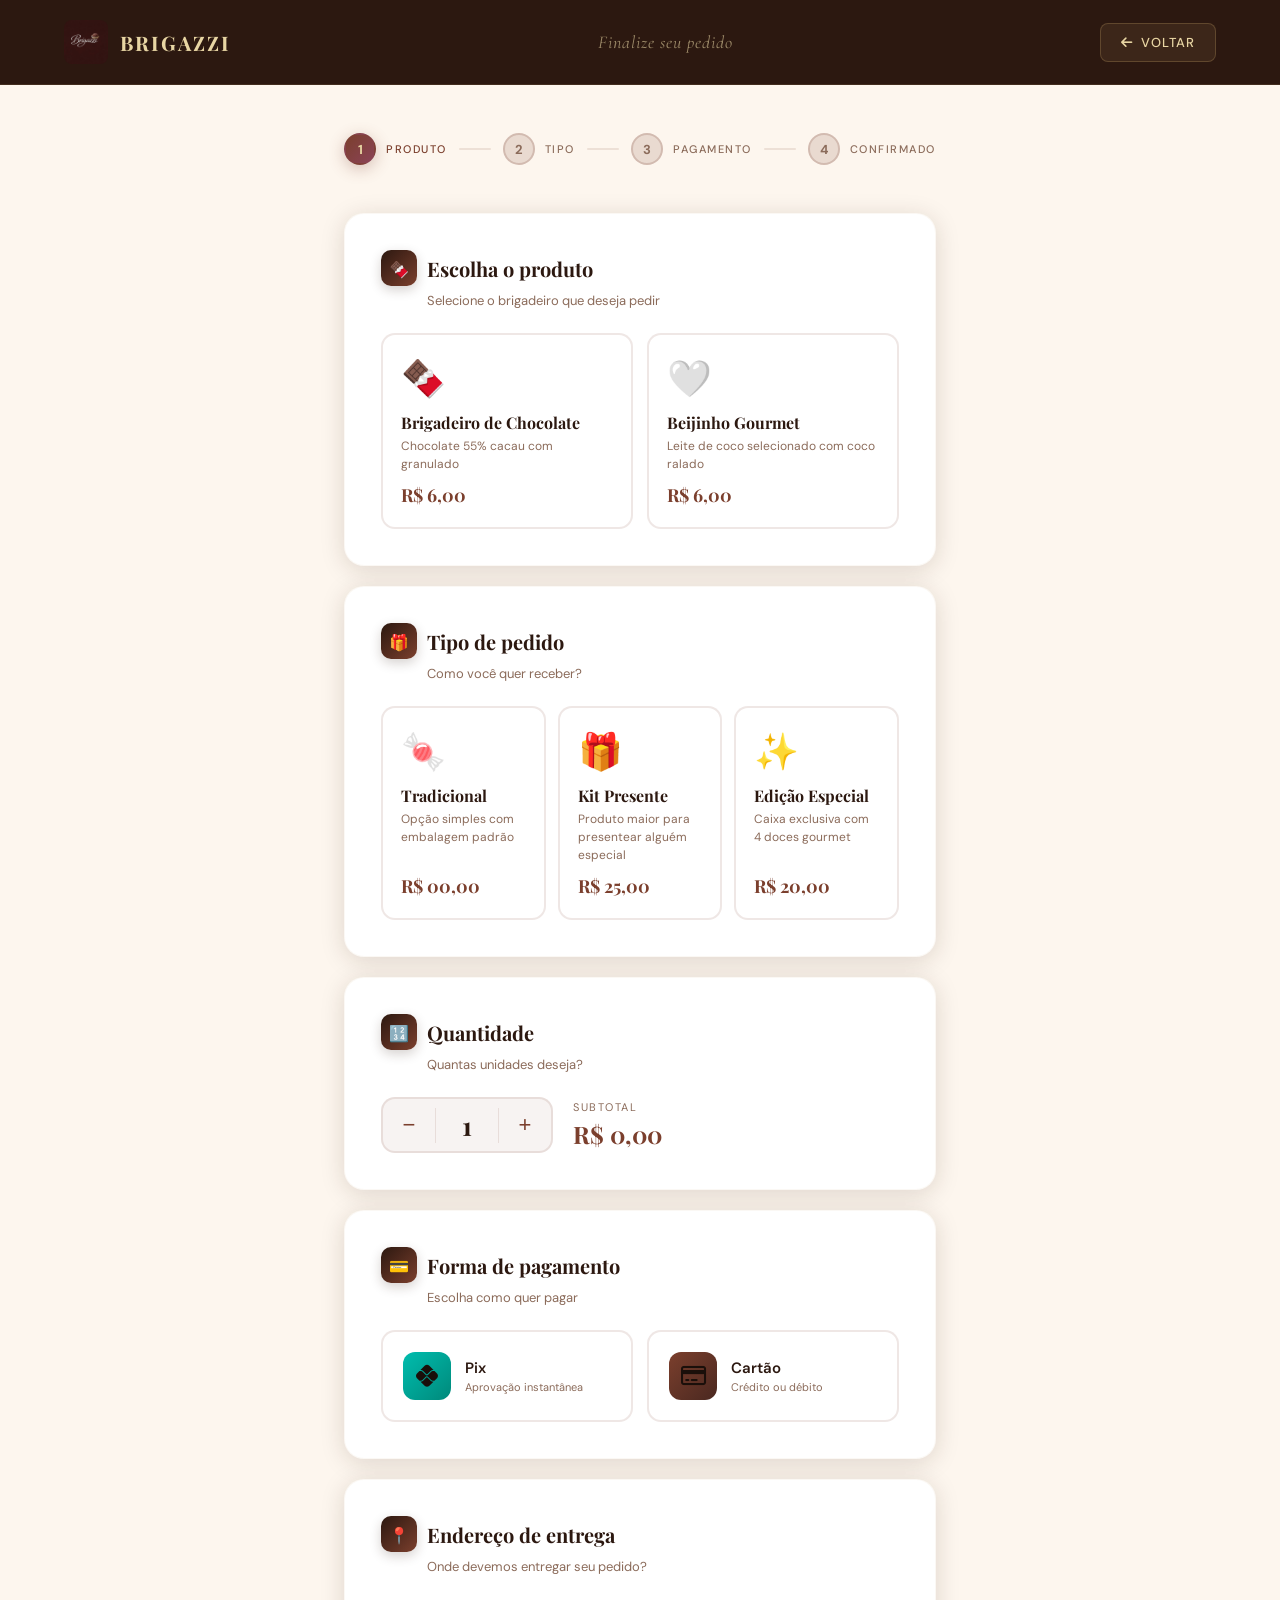
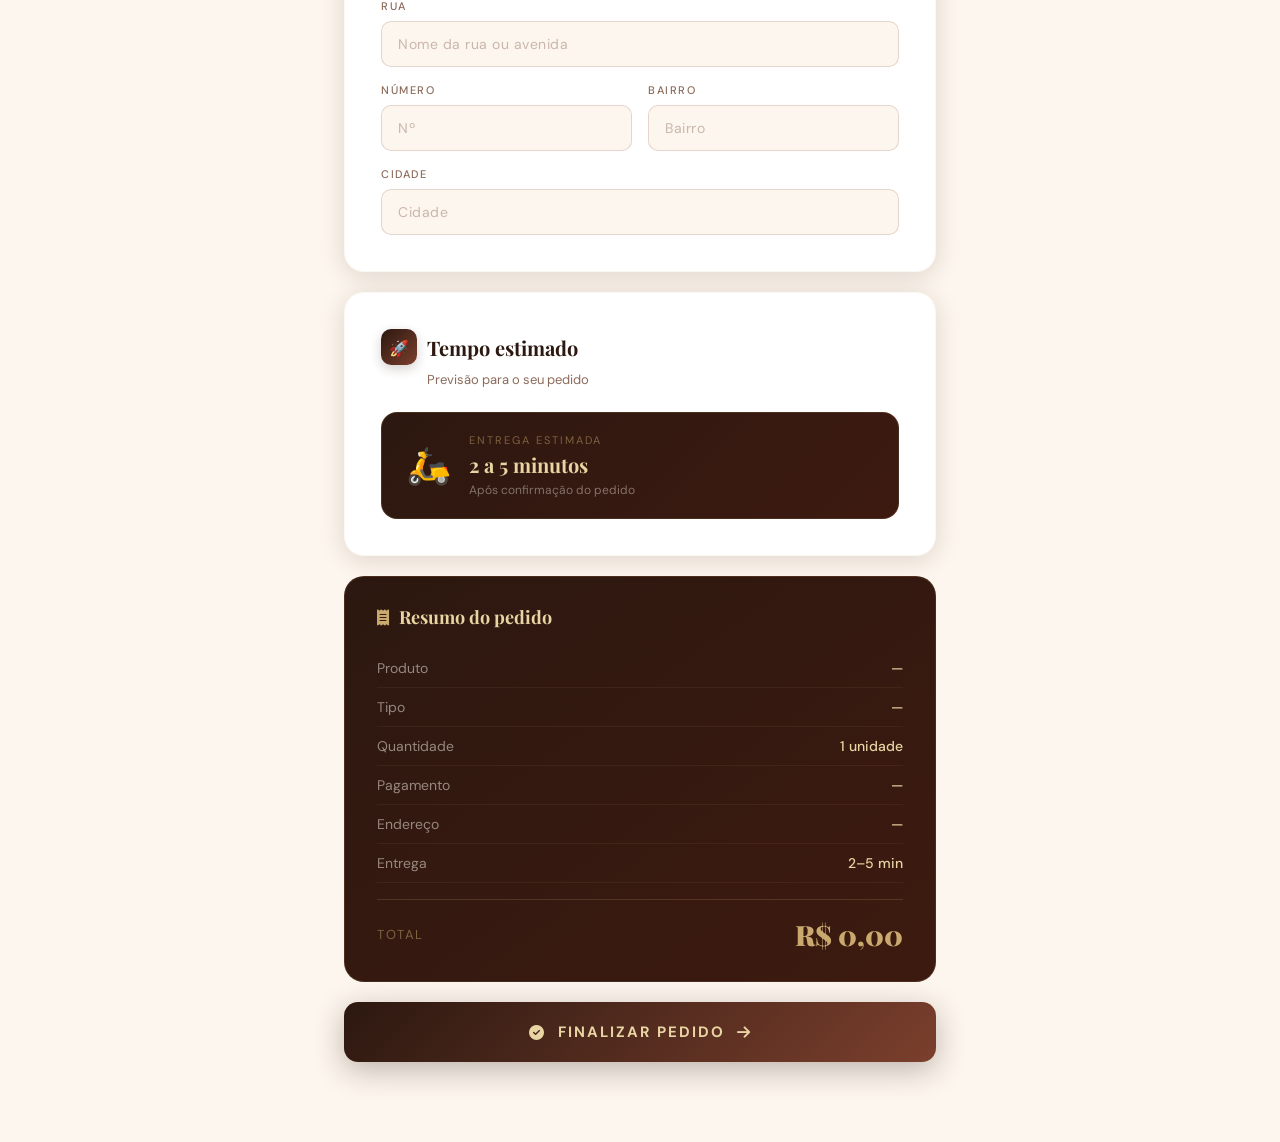
<file: pagamento-pix.html>
<!DOCTYPE html>
<html lang="pt-BR">

<head>
    <meta charset="UTF-8">
    <meta name="viewport" content="width=device-width, initial-scale=1.0">
    <title>Brigazzi — Pagamento Pix</title>
    <link rel="preconnect" href="https://fonts.googleapis.com">
    <link
        href="https://fonts.googleapis.com/css2?family=Playfair+Display:ital,wght@0,400;0,600;0,700;0,900;1,400;1,700&family=Cormorant+Garamond:ital,wght@0,300;0,400;0,600;1,300;1,400&family=DM+Sans:wght@300;400;500&display=swap"
        rel="stylesheet">
    <link rel="stylesheet" href="https://cdnjs.cloudflare.com/ajax/libs/font-awesome/6.5.0/css/all.min.css">
    <link rel="shortcut icon" href="img/logo da Brigazzi.jpeg" type="image/x-icon">
    <link rel="stylesheet" href="pagamento-pix.css">
</head>

<body>

    <!-- HEADER -->
    <header class="page-header">
        <a href="index.html" class="header-logo">
            <img src="img/logo da Brigazzi.jpeg" alt="Brigazzi">
            <span class="header-logo-text">BRIGAZZI</span>
        </a>
        <span class="header-center">Pagamento via Pix</span>
        <a href="pedido.html" class="btn-voltar">
            <i class="fas fa-arrow-left"></i> Voltar
        </a>
    </header>

    <main>

        <!-- STEPS -->
        <div class="steps">
            <div class="step done">
                <div class="step-num"><i class="fas fa-check"></i></div>
                <div class="step-label">Pedido</div>
            </div>
            <div class="step-line done-line"></div>
            <div class="step active">
                <div class="step-num">2</div>
                <div class="step-label">Pagamento</div>
            </div>
            <div class="step-line"></div>
            <div class="step" id="stepConfirm">
                <div class="step-num">3</div>
                <div class="step-label">Confirmado</div>
            </div>
        </div>

        <!-- PAINEL PRINCIPAL -->
        <div id="painelPix">

            <!-- RESUMO DO PEDIDO -->
            <div class="pix-card resumo-card">
                <div class="card-title">
                    <div class="icon"><i class="fas fa-receipt"></i></div>
                    Resumo do pedido
                </div>
                <div class="resumo-grid">
                    <div class="resumo-item">
                        <span class="r-label">Produto</span>
                        <span class="r-val" id="rProduto">—</span>
                    </div>
                    <div class="resumo-item">
                        <span class="r-label">Tipo</span>
                        <span class="r-val" id="rTipo">—</span>
                    </div>
                    <div class="resumo-item">
                        <span class="r-label">Quantidade</span>
                        <span class="r-val" id="rQtd">—</span>
                    </div>
                    <div class="resumo-item">
                        <span class="r-label">Código</span>
                        <span class="r-val r-codigo" id="rCodigo">—</span>
                    </div>
                </div>
                <div class="resumo-total">
                    <span class="t-label">Total a pagar</span>
                    <span class="t-val" id="rTotal">—</span>
                </div>
            </div>

            <!-- QR CODE -->
            <div class="pix-card qr-card">
                <div class="card-title">
                    <div class="icon pix-icon"><i class="fa-brands fa-pix"></i></div>
                    Escaneie para pagar
                </div>

                <div class="qr-wrapper">
                    <div class="qr-border">
                        <div class="qr-corner tl"></div>
                        <div class="qr-corner tr"></div>
                        <div class="qr-corner bl"></div>
                        <div class="qr-corner br"></div>
                        <img id="qrImg" src="" alt="QR Code Pix" class="qr-img">
                    </div>
                    <div class="qr-pulse"></div>
                </div>

                <div class="pix-instrucoes">
                    <div class="pix-step-item"><span class="ps-num">1</span><span>Abra o app do seu banco</span></div>
                    <div class="pix-step-item"><span class="ps-num">2</span><span>Acesse a área
                            <strong>Pix</strong></span></div>
                    <div class="pix-step-item"><span class="ps-num">3</span><span>Selecione <strong>Ler QR
                                Code</strong></span></div>
                    <div class="pix-step-item"><span class="ps-num">4</span><span>Aponte a câmera e confirme</span>
                    </div>
                </div>

                <!-- TIMER -->
                <div class="timer-box">
                    <i class="fas fa-clock"></i>
                    <span>QR Code válido por </span>
                    <span id="timer" class="timer-val">05:00</span>
                </div>

                <!-- BOTÃO CONFIRMAR -->
                <button class="btn-ja-paguei" id="btnConfirmar" onclick="confirmarPix()">
                    <i class="fas fa-check-circle"></i>
                    <span>Já realizei o pagamento</span>
                </button>
            </div>

        </div><!-- /painelPix -->

        <!-- TELA DE CONFIRMAÇÃO -->
        <div class="confirmacao" id="confirmacao">
            <div class="confirm-icon-wrap">
                <div class="confirm-circle">
                    <i class="fas fa-check"></i>
                </div>
            </div>
            <h2 class="confirm-title">Pagamento confirmado!</h2>
            <p class="confirm-sub">Seu brigadeiro está sendo preparado com muito carinho 🍫</p>

            <div class="confirm-code-box">
                <div class="code-label">Código do pedido</div>
                <div class="code-value" id="confCodigo">BRG-0000</div>
                <div class="code-note"><i class="fas fa-mobile-alt"></i> Apresente este código na entrega</div>
            </div>

            <div class="confirm-details">
                <div class="cd-row"><span class="cd-l">Produto</span><span class="cd-v" id="cdProduto">—</span></div>
                <div class="cd-row"><span class="cd-l">Tipo</span><span class="cd-v" id="cdTipo">—</span></div>
                <div class="cd-row"><span class="cd-l">Quantidade</span><span class="cd-v" id="cdQtd">—</span></div>
                <div class="cd-row"><span class="cd-l">Pagamento</span><span class="cd-v">Pix </span></div>
                <div class="cd-row"><span class="cd-l">Entrega estimada</span><span class="cd-v">2 a 5 minutos</span>
                </div>
                <div class="cd-row"><span class="cd-l">Total pago</span><span class="cd-v cd-total"
                        id="cdTotal">—</span></div>
            </div>

            <div class="confirm-actions">
                <a href="pedido.html" class="btn-novo">
                    <i class="fas fa-redo"></i> Novo pedido
                </a>
                <a href="index.html" class="btn-home">
                    <i class="fas fa-home"></i> Início
                </a>
            </div>
        </div>

    </main>

    <script src="pagamento-pix.js"></script>
</body>

</html>
</file>
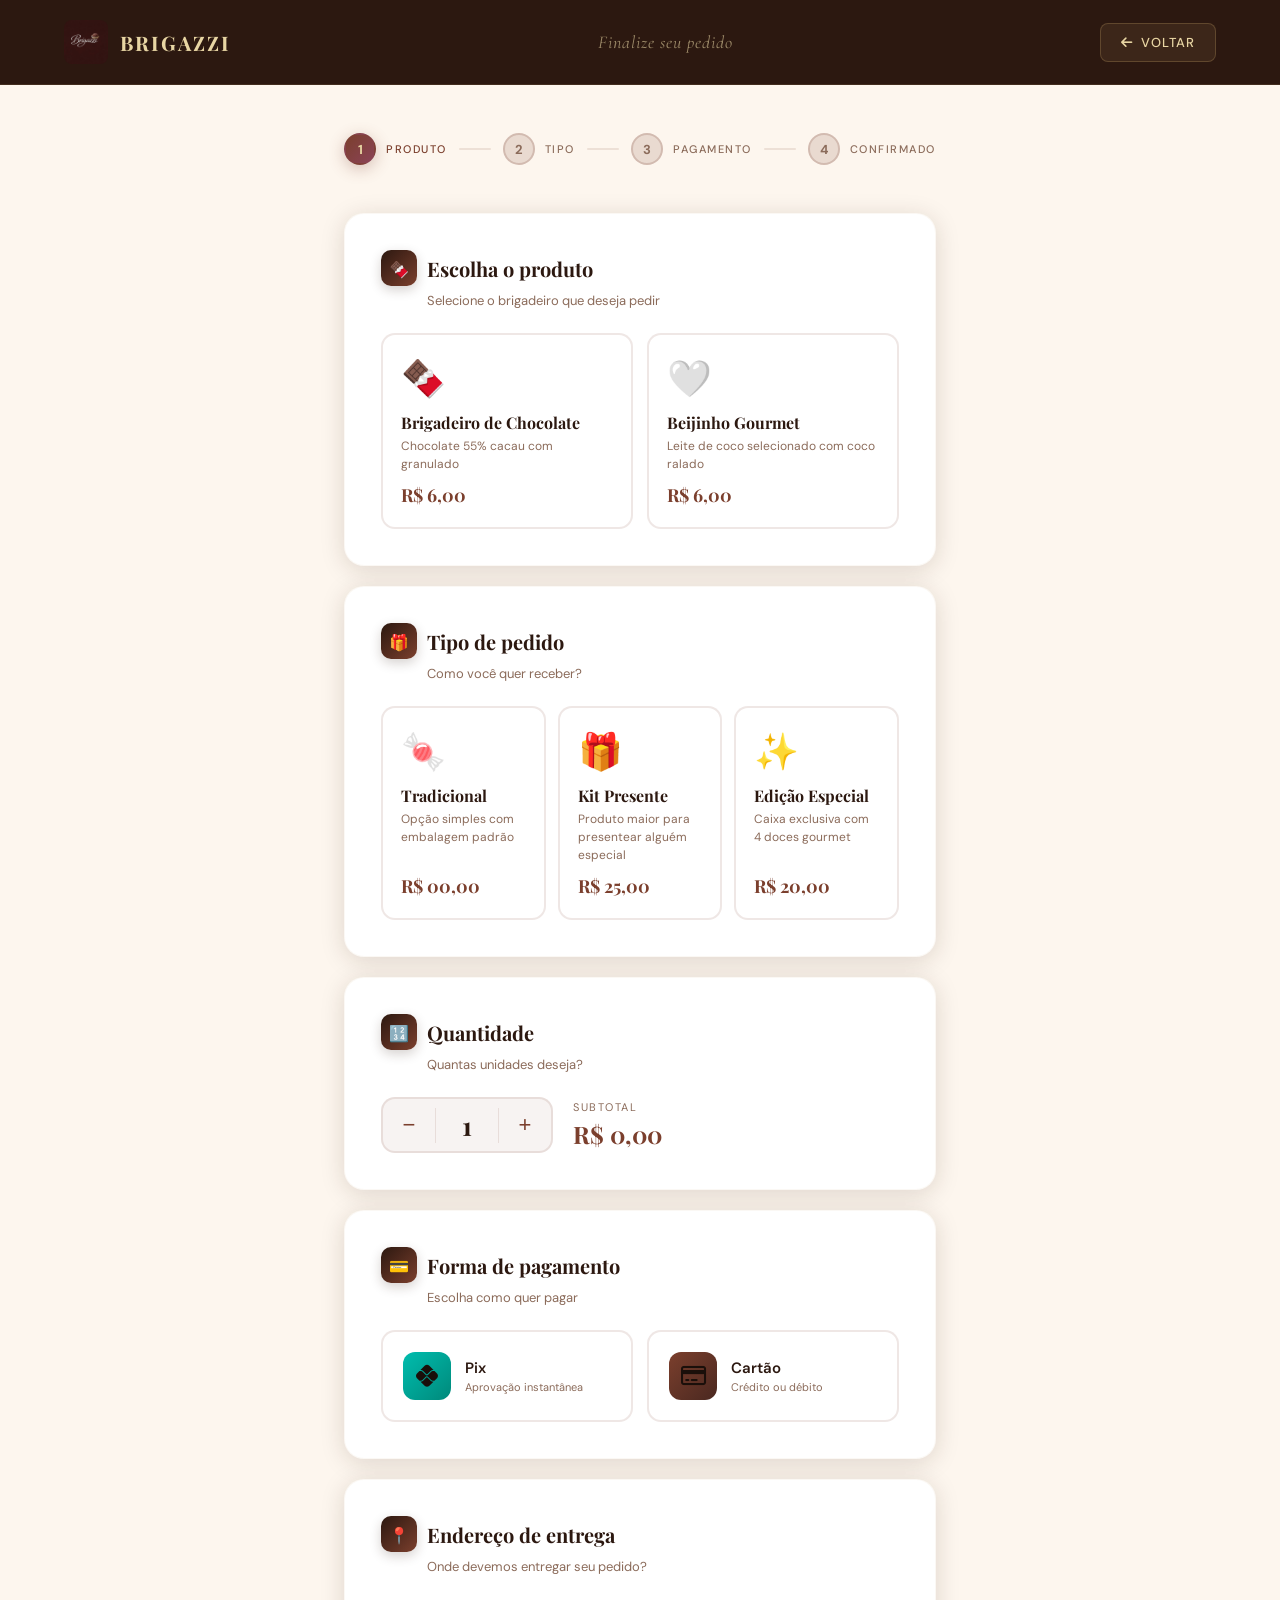
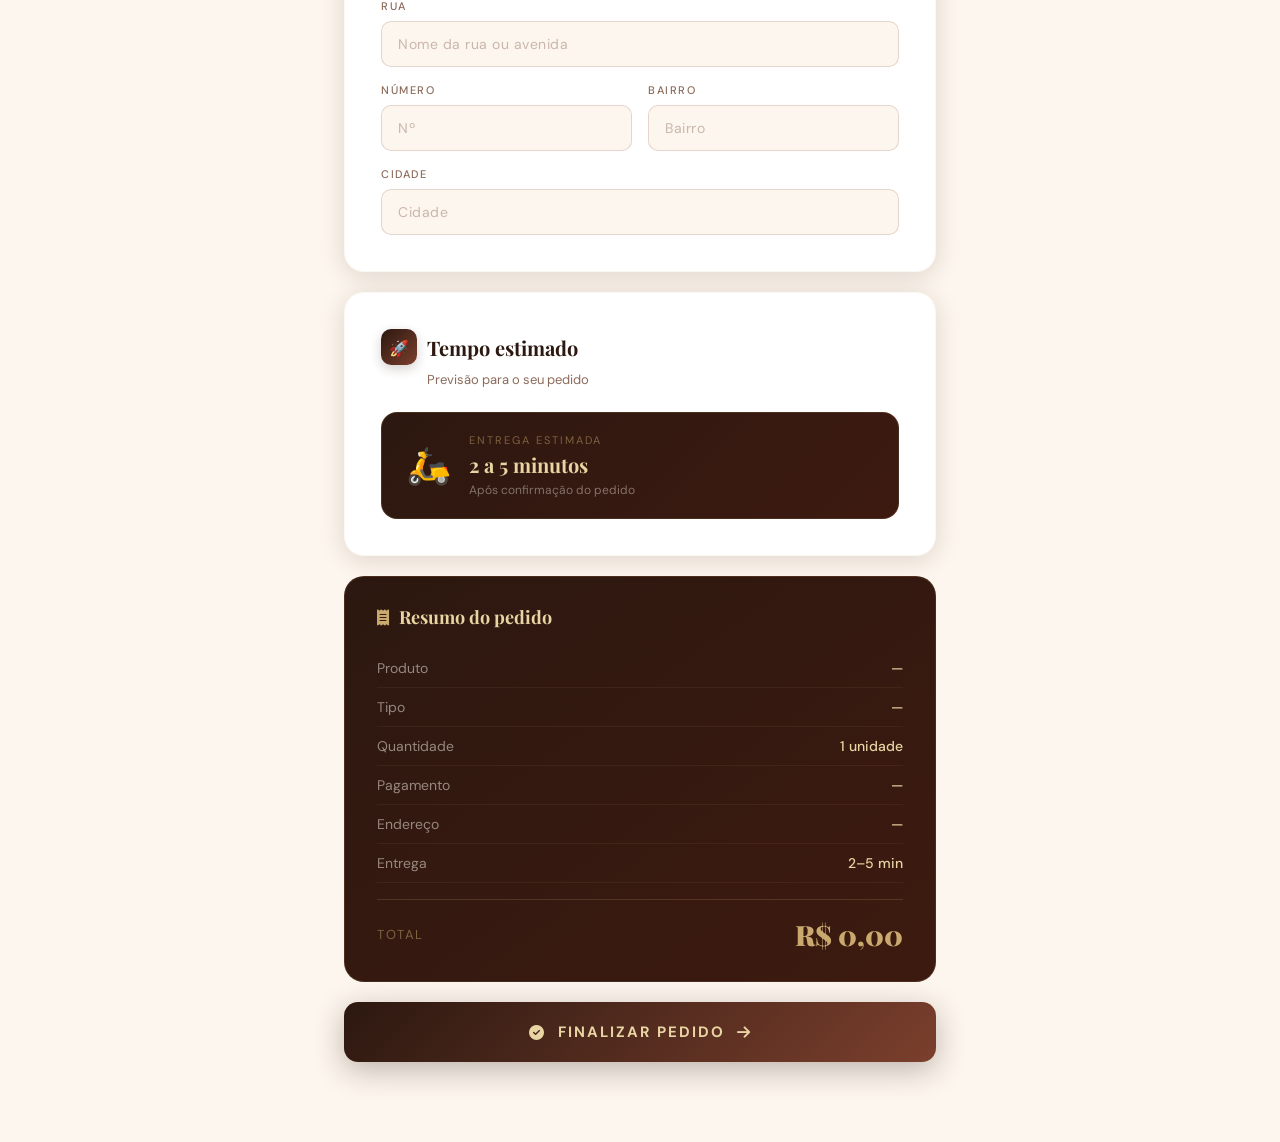
<file: pedido.html>
<!DOCTYPE html>
<html lang="pt-BR">

<head>
    <meta charset="UTF-8">
    <meta name="viewport" content="width=device-width, initial-scale=1.0">
    <title>Brigazzi — Fazer Pedido</title>
    <link rel="preconnect" href="https://fonts.googleapis.com">
    <link href="https://fonts.googleapis.com/css2?family=Playfair+Display:ital,wght@0,400;0,600;0,700;0,900;1,400;1,700&family=Cormorant+Garamond:ital,wght@0,300;0,400;0,600;1,300;1,400&family=DM+Sans:wght@300;400;500&display=swap" rel="stylesheet">
    <link rel="stylesheet" href="https://cdnjs.cloudflare.com/ajax/libs/font-awesome/6.5.0/css/all.min.css">
    <link rel="stylesheet" href="pedido.css">
    <link rel="shortcut icon" href="img/logo da Brigazzi.jpeg" type="image/x-icon">
</head>

<body>

    <!-- HEADER -->
    <header class="page-header">
        <a href="index.html" class="header-logo">
            <img src="img/logo da Brigazzi.jpeg" alt="Brigazzi">
            <span class="header-logo-text">BRIGAZZI</span>
        </a>
        <span class="header-center">Finalize seu pedido</span>
        <a href="index.html" class="btn-voltar">
            <i class="fas fa-arrow-left"></i> Voltar
        </a>
    </header>

    <main>

        <!-- STEPS -->
        <div class="steps">
            <div class="step active" id="step1">
                <div class="step-num">1</div>
                <div class="step-label">Produto</div>
            </div>
            <div class="step-line"></div>
            <div class="step" id="step2">
                <div class="step-num">2</div>
                <div class="step-label">Tipo</div>
            </div>
            <div class="step-line"></div>
            <div class="step" id="step3">
                <div class="step-num">3</div>
                <div class="step-label">Pagamento</div>
            </div>
            <div class="step-line"></div>
            <div class="step" id="step4">
                <div class="step-num">4</div>
                <div class="step-label">Confirmado</div>
            </div>
        </div>

        <!-- FORMULÁRIO -->
        <div id="orderForm">

            <!-- 1. PRODUTO -->
            <div class="order-card">
                <div class="card-title">
                    <div class="icon">🍫</div>
                    Escolha o produto
                </div>
                <p class="card-sub">Selecione o brigadeiro que deseja pedir</p>
                <div class="product-grid">
                    <div class="product-option" onclick="selectProduto(this, 'Brigadeiro de Chocolate', 6.00)">
                        <span class="product-emoji">🍫</span>
                        <div class="product-name">Brigadeiro de Chocolate</div>
                        <div class="product-desc">Chocolate 55% cacau com granulado</div>
                        <div class="product-price">R$ 6,00</div>
                    </div>
                    <div class="product-option" onclick="selectProduto(this, 'Beijinho Gourmet', 6.00)">
                        <span class="product-emoji">🤍</span>
                        <div class="product-name">Beijinho Gourmet</div>
                        <div class="product-desc">Leite de coco selecionado com coco ralado</div>
                        <div class="product-price">R$ 6,00</div>
                    </div>
                </div>
            </div>

            <!-- 2. TIPO DE PEDIDO -->
            <div class="order-card">
                <div class="card-title">
                    <div class="icon">🎁</div>
                    Tipo de pedido
                </div>
                <p class="card-sub">Como você quer receber?</p>
                <div class="type-grid">
                    <div class="product-option" onclick="selectTipoPedido(this, 'Tradicional', 0.00)">
                        <span class="product-emoji">🍬</span>
                        <div class="product-name">Tradicional</div>
                        <div class="product-desc">Opção simples com embalagem padrão</div>
                        <div class="product-price">R$ 00,00</div>
                    </div>
                    <div class="product-option" onclick="selectTipoPedido(this, 'Kit Presente', 25.00)">
                        <span class="product-emoji">🎁</span>
                        <div class="product-name">Kit Presente</div>
                        <div class="product-desc">Produto maior para presentear alguém especial</div>
                        <div class="product-price">R$ 25,00</div>
                    </div>
                    <div class="product-option" onclick="selectTipoPedido(this, 'Edição Especial', 20.00)">
                        <span class="product-emoji">✨</span>
                        <div class="product-name">Edição Especial</div>
                        <div class="product-desc">Caixa exclusiva com 4 doces gourmet</div>
                        <div class="product-price">R$ 20,00</div>
                    </div>
                </div>
            </div>

            <!-- 3. QUANTIDADE -->
            <div class="order-card">
                <div class="card-title">
                    <div class="icon">🔢</div>
                    Quantidade
                </div>
                <p class="card-sub">Quantas unidades deseja?</p>
                <div class="qty-row">
                    <div class="qty-control">
                        <button class="qty-btn" onclick="changeQty(-1)">−</button>
                        <div class="qty-num" id="qtyDisplay">1</div>
                        <button class="qty-btn" onclick="changeQty(1)">+</button>
                    </div>
                    <div class="qty-info">
                        <span class="qty-subtotal-label">Subtotal</span>
                        <span class="qty-subtotal-val" id="subtotalDisplay">R$ 0,00</span>
                    </div>
                </div>
            </div>

            <!-- 4. PAGAMENTO — apenas seleção visual, sem QR nem formulário -->
            <div class="order-card">
                <div class="card-title">
                    <div class="icon">💳</div>
                    Forma de pagamento
                </div>
                <p class="card-sub">Escolha como quer pagar</p>
                <div class="payment-grid">
                    <div class="pay-option" onclick="selectPagamento(this, 'Pix')">
                        <div class="pay-icon pix"><i class="fa-brands fa-pix"></i></div>
                        <div>
                            <div class="pay-name">Pix</div>
                            <div class="pay-desc">Aprovação instantânea</div>
                        </div>
                    </div>
                    <div class="pay-option" onclick="selectPagamento(this, 'Cartão')">
                        <div class="pay-icon card"><i class="fa-regular fa-credit-card"></i></div>
                        <div>
                            <div class="pay-name">Cartão</div>
                            <div class="pay-desc">Crédito ou débito</div>
                        </div>
                    </div>
                </div>
            </div>

            <!-- 5. ENDEREÇO -->
            <div class="order-card">
                <div class="card-title">
                    <div class="icon">📍</div>
                    Endereço de entrega
                </div>
                <p class="card-sub">Onde devemos entregar seu pedido?</p>
                <div class="address-form">
                    <div class="address-field address-field--full">
                        <label class="address-label">Rua</label>
                        <input id="addrRua" class="address-input" type="text"
                               placeholder="Nome da rua ou avenida"
                               oninput="updateAddress('rua', this.value)">
                    </div>
                    <div class="address-field">
                        <label class="address-label">Número</label>
                        <input id="addrNumero" class="address-input" type="text"
                               placeholder="Nº"
                               oninput="updateAddress('numero', this.value)">
                    </div>
                    <div class="address-field">
                        <label class="address-label">Bairro</label>
                        <input id="addrBairro" class="address-input" type="text"
                               placeholder="Bairro"
                               oninput="updateAddress('bairro', this.value)">
                    </div>
                    <div class="address-field address-field--full">
                        <label class="address-label">Cidade</label>
                        <input id="addrCidade" class="address-input" type="text"
                               placeholder="Cidade"
                               oninput="updateAddress('cidade', this.value)">
                    </div>
                </div>
            </div>

            <!-- 6. ENTREGA -->
            <div class="order-card">
                <div class="card-title">
                    <div class="icon">🚀</div>
                    Tempo estimado
                </div>
                <p class="card-sub">Previsão para o seu pedido</p>
                <div class="delivery-banner">
                    <div class="delivery-icon">🛵</div>
                    <div class="delivery-text">
                        <div class="label">Entrega estimada</div>
                        <div class="value">2 a 5 minutos</div>
                        <div class="note">Após confirmação do pedido</div>
                    </div>
                </div>
            </div>

            <!-- RESUMO -->
            <div class="summary-card">
                <div class="summary-title">
                    <i class="fas fa-receipt" style="color:var(--gold);font-size:16px"></i>
                    Resumo do pedido
                </div>
                <div class="summary-row">
                    <span class="s-label">Produto</span>
                    <span class="s-val" id="sumProduto">—</span>
                </div>
                <div class="summary-row">
                    <span class="s-label">Tipo</span>
                    <span class="s-val" id="sumTipo">—</span>
                </div>
                <div class="summary-row">
                    <span class="s-label">Quantidade</span>
                    <span class="s-val" id="sumQtd">1 unidade</span>
                </div>
                <div class="summary-row">
                    <span class="s-label">Pagamento</span>
                    <span class="s-val" id="sumPag">—</span>
                </div>
                <div class="summary-row">
                    <span class="s-label">Endereço</span>
                    <span class="s-val" id="sumEndereco">—</span>
                </div>
                <div class="summary-row">
                    <span class="s-label">Entrega</span>
                    <span class="s-val">2–5 min</span>
                </div>
                <div class="summary-total">
                    <span class="t-label">Total</span>
                    <span class="t-val" id="sumTotal">R$ 0,00</span>
                </div>
            </div>

            <!-- ALERT -->
            <div class="alert" id="alertBox">
                <i class="fas fa-exclamation-circle"></i>
                <span id="alertMsg">Por favor, preencha todos os campos antes de continuar.</span>
            </div>

            <!-- FINALIZAR -->
            <button class="btn-finalizar" onclick="finalizarPedido()">
                <i class="fas fa-check-circle"></i>
                <span>Finalizar Pedido</span>
                <i class="fas fa-arrow-right"></i>
            </button>

        </div><!-- /orderForm -->        

    </main>

    <script src="pedido.js"></script>
</body>

</html>
</file>
<file: style.css>
:root {
    --choco-deep: #2C1810;
    --choco-dark: #4A2820;
    --choco-mid: #7B3F2D;
    --choco-warm: #A0522D;
    --choco-light: #C8956C;
    --rose-deep: #8B4357;
    --rose-mid: #C4687A;
    --rose-soft: #E8A0A8;
    --rose-blush: #F5D0D5;
    --rose-pale: #FDF0F2;
    --cream: #FDF6EE;
    --gold: #C9A96E;
    --gold-light: #E8D5A3;
    --text-dark: #1A0F0A;
    --text-mid: #4A3020;
    --text-light: #8B6B5A;
    --white: #FFFFFF;
    --shadow-warm: rgba(44, 24, 16, 0.15);
    --shadow-rose: rgba(139, 67, 87, 0.12);
}

*,
*::before,
*::after {
    box-sizing: border-box;
    margin: 0;
    padding: 0;
}

html {
    scroll-behavior: smooth;
}

body {
    font-family: 'DM Sans', sans-serif;
    background: var(--cream);
    color: var(--text-dark);
    overflow-x: hidden;
}

/* ─── SCROLLBAR ─── */
::-webkit-scrollbar {
    width: 6px;
}

::-webkit-scrollbar-track {
    background: var(--cream);
}

::-webkit-scrollbar-thumb {
    background: var(--choco-mid);
    border-radius: 3px;
}

/* ─── NAVBAR ─── */
nav {
    position: fixed;
    top: 0;
    left: 0;
    right: 0;
    z-index: 1000;
    padding: 0 5%;
    height: 72px;
    display: flex;
    align-items: center;
    justify-content: space-between;
    background: rgba(253, 246, 238, 0.92);
    backdrop-filter: blur(16px);
    border-bottom: 1px solid rgba(201, 169, 110, 0.2);
    transition: all 0.4s ease;
}

nav.scrolled {
    background: rgba(44, 24, 16, 0.96);
    border-bottom-color: rgba(201, 169, 110, 0.3);
}

.nav-logo {
    display: flex;
    align-items: center;
    gap: 12px;
    text-decoration: none;
}

.nav-logo-icon {
    width: 44px;
    height: 44px;
    background: linear-gradient(135deg, var(--choco-mid), var(--rose-deep));
    border-radius: 50%;
    display: flex;
    align-items: center;
    justify-content: center;
    font-family: 'Playfair Display', serif;
    font-size: 20px;
    font-weight: 700;
    color: var(--gold-light);
    box-shadow: 0 4px 16px var(--shadow-warm);
    transition: transform 0.3s ease;
}

.nav-logo:hover .nav-logo-icon {
    transform: rotate(-8deg) scale(1.05);
}

.nav-logo-text {
    font-family: 'Playfair Display', serif;
    font-size: 22px;
    font-weight: 700;
    color: var(--choco-deep);
    letter-spacing: 2px;
    transition: color 0.4s;
}

nav.scrolled .nav-logo-text {
    color: var(--gold-light);
}

.nav-links {
    display: flex;
    gap: 36px;
    list-style: none;
}

.nav-links a {
    font-size: 13px;
    font-weight: 500;
    letter-spacing: 1.5px;
    text-transform: uppercase;
    text-decoration: none;
    color: var(--text-mid);
    position: relative;
    transition: color 0.3s;
}

.nav-links a::after {
    content: '';
    position: absolute;
    bottom: -4px;
    left: 0;
    width: 0;
    height: 1.5px;
    background: var(--gold);
    transition: width 0.3s ease;
}

.nav-links a:hover::after {
    width: 100%;
}

.nav-links a:hover {
    color: var(--choco-mid);
}

nav.scrolled .nav-links a {
    color: var(--rose-soft);
}

nav.scrolled .nav-links a:hover {
    color: var(--gold-light);
}

.hamburger {
    display: none;
    flex-direction: column;
    gap: 5px;
    cursor: pointer;
}

.hamburger span {
    display: block;
    width: 26px;
    height: 2px;
    background: var(--choco-deep);
    transition: all 0.3s ease;
}

nav.scrolled .hamburger span {
    background: var(--gold-light);
}

/* ─── HERO ─── */
.hero {
    min-height: 100vh;
    display: grid;
    grid-template-columns: 1fr 1fr;
    align-items: center;
    padding: 100px 5% 60px;
    position: relative;
    overflow: hidden;
    background: linear-gradient(145deg, var(--cream) 0%, var(--rose-pale) 60%, #EBD5C0 100%);
}

.hero::before {
    content: '';
    position: absolute;
    inset: 0;
    background:
        radial-gradient(ellipse 60% 80% at 70% 50%, rgba(201, 169, 110, 0.08) 0%, transparent 70%),
        radial-gradient(ellipse 40% 60% at 10% 80%, rgba(196, 104, 122, 0.08) 0%, transparent 60%);
}

.hero-ornament {
    position: absolute;
    font-family: 'Playfair Display', serif;
    font-size: clamp(120px, 18vw, 260px);
    font-weight: 900;
    font-style: italic;
    color: rgba(123, 63, 45, 0.05);
    top: 50%;
    left: 2%;
    transform: translateY(-50%);
    pointer-events: none;
    user-select: none;
    line-height: 1;
}

.hero-content {
    position: relative;
    z-index: 2;
}

.hero-badge {
    display: inline-flex;
    align-items: center;
    gap: 8px;
    background: linear-gradient(135deg, rgba(201, 169, 110, 0.15), rgba(201, 169, 110, 0.05));
    border: 1px solid rgba(201, 169, 110, 0.4);
    padding: 7px 18px;
    border-radius: 30px;
    font-size: 11px;
    letter-spacing: 2.5px;
    text-transform: uppercase;
    color: var(--choco-warm);
    font-weight: 500;
    margin-bottom: 28px;
}

.hero-badge::before {
    content: '✦';
    color: var(--gold);
    font-size: 10px;
}

.hero h1 {
    font-family: 'Playfair Display', serif;
    font-size: clamp(40px, 5.5vw, 76px);
    font-weight: 900;
    line-height: 1.08;
    color: var(--choco-deep);
    margin-bottom: 24px;
}

.hero h1 em {
    font-style: italic;
    background: linear-gradient(135deg, var(--choco-mid), var(--rose-deep));
    -webkit-background-clip: text;
    -webkit-text-fill-color: transparent;
    background-clip: text;
}

.hero-sub {
    font-family: 'Cormorant Garamond', serif;
    font-size: clamp(17px, 2.2vw, 22px);
    color: var(--text-mid);
    line-height: 1.7;
    max-width: 500px;
    margin-bottom: 44px;
    font-weight: 300;
}

.hero-cta {
    display: flex;
    gap: 16px;
    flex-wrap: wrap;
    align-items: center;
}

.btn-primary {
    display: inline-flex;
    align-items: center;
    gap: 10px;
    padding: 16px 36px;
    background: linear-gradient(135deg, var(--choco-deep), var(--choco-mid));
    color: var(--gold-light);
    font-family: 'DM Sans', sans-serif;
    font-size: 13px;
    font-weight: 500;
    letter-spacing: 1.5px;
    text-transform: uppercase;
    text-decoration: none;
    border-radius: 4px;
    border: none;
    cursor: pointer;
    transition: all 0.35s ease;
    box-shadow: 0 8px 30px rgba(44, 24, 16, 0.3);
    position: relative;
    overflow: hidden;
}

.btn-primary::before {
    content: '';
    position: absolute;
    inset: 0;
    background: linear-gradient(135deg, var(--rose-deep), var(--choco-mid));
    opacity: 0;
    transition: opacity 0.35s ease;
}

.btn-primary:hover::before {
    opacity: 1;
}

.btn-primary:hover {
    transform: translateY(-3px);
    box-shadow: 0 16px 40px rgba(44, 24, 16, 0.35);
}

.btn-primary span,
.btn-primary i {
    position: relative;
    z-index: 1;
}

.btn-secondary {
    display: inline-flex;
    align-items: center;
    gap: 8px;
    padding: 16px 28px;
    background: transparent;
    color: var(--choco-mid);
    font-size: 13px;
    font-weight: 500;
    letter-spacing: 1.5px;
    text-transform: uppercase;
    text-decoration: none;
    border: 1.5px solid rgba(123, 63, 45, 0.3);
    border-radius: 4px;
    cursor: pointer;
    transition: all 0.3s ease;
}

.btn-secondary:hover {
    background: rgba(123, 63, 45, 0.06);
    border-color: var(--choco-mid);
    transform: translateY(-2px);
}

.hero-visual {
    position: relative;
    z-index: 2;
    display: flex;
    justify-content: center;
    align-items: center;
}

.hero-visual-ring {
    width: clamp(320px, 42vw, 560px);
    height: clamp(320px, 42vw, 560px);
    border-radius: 50%;
    background: linear-gradient(135deg, var(--rose-blush) 0%, #E8D5B0 50%, var(--rose-soft) 100%);
    display: flex;
    align-items: center;
    justify-content: center;
    position: relative;
    box-shadow:
        0 0 0 12px rgba(201, 169, 110, 0.12),
        0 0 0 24px rgba(196, 104, 122, 0.06),
        0 40px 80px rgba(44, 24, 16, 0.2);
    animation: floatRing 6s ease-in-out infinite;
}

@keyframes floatRing {

    0%,
    100% {
        transform: translateY(0);
    }

    50% {
        transform: translateY(-18px);
    }
}

.hero-emoji-plate {
    font-size: clamp(80px, 12vw, 160px);
    filter: drop-shadow(0 16px 32px rgba(44, 24, 16, 0.3));
}

.hero-float-badge {
    position: absolute;
    background: white;
    border-radius: 16px;
    padding: 12px 18px;
    box-shadow: 0 8px 32px rgba(44, 24, 16, 0.15);
    display: flex;
    align-items: center;
    gap: 10px;
    font-size: 13px;
    font-weight: 500;
    color: var(--text-dark);
    white-space: nowrap;
}

.hero-float-badge.b1 {
    top: 8%;
    right: -4%;
    animation: floatBadge1 5s ease-in-out infinite;
}

.hero-float-badge.b2 {
    bottom: 10%;
    left: -6%;
    animation: floatBadge2 7s ease-in-out infinite;
}

.hero-float-badge .badge-icon {
    width: 36px;
    height: 36px;
    border-radius: 10px;
    display: flex;
    align-items: center;
    justify-content: center;
    font-size: 18px;
}

.badge-icon.choco {
    background: linear-gradient(135deg, #7B3F2D, #C8956C);
}

.badge-icon.rose {
    background: linear-gradient(135deg, var(--rose-deep), var(--rose-soft));
}

@keyframes floatBadge1 {

    0%,
    100% {
        transform: translateY(0) rotate(2deg);
    }

    50% {
        transform: translateY(-10px) rotate(-1deg);
    }
}

@keyframes floatBadge2 {

    0%,
    100% {
        transform: translateY(0) rotate(-2deg);
    }

    50% {
        transform: translateY(-12px) rotate(1deg);
    }
}

.hero-scroll {
    position: absolute;
    bottom: 40px;
    left: 50%;
    transform: translateX(-50%);
    display: flex;
    flex-direction: column;
    align-items: center;
    gap: 8px;
    color: var(--text-light);
    font-size: 11px;
    letter-spacing: 2px;
    text-transform: uppercase;
}

.hero-scroll-line {
    width: 1px;
    height: 50px;
    background: linear-gradient(to bottom, var(--choco-light), transparent);
    animation: scrollLine 2s ease-in-out infinite;
}

@keyframes scrollLine {
    0% {
        transform: scaleY(0);
        transform-origin: top;
    }

    50% {
        transform: scaleY(1);
        transform-origin: top;
    }

    51% {
        transform: scaleY(1);
        transform-origin: bottom;
    }

    100% {
        transform: scaleY(0);
        transform-origin: bottom;
    }
}

/* ─── SECTION BASE ─── */
section {
    padding: 100px 5%;
}

.section-label {
    display: flex;
    align-items: center;
    gap: 12px;
    margin-bottom: 16px;
    font-size: 11px;
    letter-spacing: 3px;
    text-transform: uppercase;
    color: var(--rose-mid);
    font-weight: 500;
}

.section-label::before,
.section-label::after {
    content: '';
    flex: 1;
    max-width: 40px;
    height: 1px;
    background: var(--rose-soft);
}

.section-title {
    font-family: 'Playfair Display', serif;
    font-size: clamp(32px, 4.5vw, 56px);
    font-weight: 800;
    line-height: 1.1;
    color: var(--choco-deep);
    margin-bottom: 20px;
}

.section-title em {
    font-style: italic;
    color: var(--rose-deep);
}

.section-sub {
    font-family: 'Cormorant Garamond', serif;
    font-size: clamp(16px, 2vw, 20px);
    color: var(--text-light);
    line-height: 1.8;
    font-weight: 300;
}

.section-header {
    text-align: center;
    max-width: 640px;
    margin: 0 auto 70px;
}

.divider {
    width: 60px;
    height: 2px;
    background: linear-gradient(90deg, var(--gold), var(--rose-soft));
    margin: 20px auto;
}

/* ─── SOBRE ─── */
.sobre {
    background: var(--choco-deep);
    position: relative;
    overflow: hidden;
}

.sobre::before {
    content: '';
    position: absolute;
    inset: 0;
    background:
        radial-gradient(ellipse 50% 70% at 80% 30%, rgba(201, 169, 110, 0.08) 0%, transparent 60%),
        radial-gradient(ellipse 40% 60% at 10% 80%, rgba(196, 104, 122, 0.06) 0%, transparent 50%);
}

.sobre-inner {
    position: relative;
    z-index: 1;
    display: grid;
    grid-template-columns: 1fr 1fr;
    gap: 80px;
    align-items: center;
    max-width: 1200px;
    margin: 0 auto;
}

.sobre-content .section-label {
    color: var(--gold);
}

.sobre-content .section-label::before,
.sobre-content .section-label::after {
    background: rgba(201, 169, 110, 0.3);
}

.sobre-content .section-title {
    color: var(--gold-light);
}

.sobre-content .section-title em {
    color: var(--rose-soft);
}

.sobre-text {
    font-family: 'Cormorant Garamond', serif;
    font-size: clamp(17px, 2vw, 20px);
    color: rgba(253, 246, 238, 0.75);
    line-height: 1.9;
    font-weight: 300;
    margin-bottom: 20px;
}

.sobre-text strong {
    color: var(--gold);
    font-weight: 600;
}

.sobre-stats {
    display: grid;
    grid-template-columns: repeat(3, 1fr);
    gap: 32px;
    margin-top: 48px;
}

.stat-item {
    border-left: 2px solid rgba(201, 169, 110, 0.3);
    padding-left: 20px;
}

.stat-num {
    font-family: 'Playfair Display', serif;
    font-size: clamp(28px, 4vw, 48px);
    font-weight: 900;
    background: linear-gradient(135deg, var(--gold), var(--rose-soft));
    -webkit-background-clip: text;
    -webkit-text-fill-color: transparent;
    background-clip: text;
    display: block;
    line-height: 1;
}

.stat-label {
    font-size: 12px;
    letter-spacing: 1.5px;
    text-transform: uppercase;
    color: rgba(253, 246, 238, 0.45);
    margin-top: 6px;
}

.sobre-visual {
    position: relative;
    display: flex;
    justify-content: center;
    align-items: stretch;
}

.sobre-visual .sobre-card-big {
    align-self: stretch;
}

.sobre-card-big {
    width: 100%;
    max-width: 420px;
    background: linear-gradient(145deg, rgba(201, 169, 110, 0.12), rgba(196, 104, 122, 0.08));
    border: 1px solid rgba(201, 169, 110, 0.2);
    border-radius: 24px;
    padding: 0;
    backdrop-filter: blur(8px);
    text-align: center;
    overflow: hidden;
    display: flex;
    flex-direction: column;
}

.sobre-card-big .icon-lg {
    margin-bottom: 0;
    width: 100%;
    flex: 1;
    line-height: 0;
    display: flex;
    flex-direction: column;
}

.sobre-card-big .icon-lg img {
    width: 100%;
    height: auto;
    min-height: unset;
    object-fit: contain;
    object-position: center;
    display: block;
}

.sobre-card-big .sobre-quote-author {
    padding: 20px 32px 24px;
}

.sobre-quote {
    font-family: 'Playfair Display', serif;
    font-size: 18px;
    font-style: italic;
    color: var(--gold-light);
    line-height: 1.7;
}

.sobre-quote-author {
    font-size: 12px;
    letter-spacing: 2px;
    text-transform: uppercase;
    color: rgba(201, 169, 110, 0.5);
    margin-top: 20px;
}

/* ─── PRODUCTS ─── */
.produtos {
    background: var(--cream);
}

.produtos-grid {
    display: grid;
    grid-template-columns: repeat(auto-fit, minmax(320px, 1fr));
    gap: 32px;
    max-width: 900px;
    margin: 0 auto;
}

.produto-card {
    background: var(--white);
    border-radius: 20px;
    overflow: hidden;
    box-shadow: 0 4px 24px var(--shadow-warm);
    transition: all 0.4s cubic-bezier(0.25, 0.46, 0.45, 0.94);
    cursor: pointer;
    position: relative;
}

.produto-card:hover {
    transform: translateY(-12px) scale(1.01);
    box-shadow: 0 24px 60px rgba(44, 24, 16, 0.2), 0 8px 24px var(--shadow-rose);
}

.produto-img {
    height: 220px;
    display: flex;
    align-items: center;
    justify-content: center;
    font-size: 80px;
    position: relative;
    overflow: hidden;
}

.produto-img.choco-bg {
    background: linear-gradient(145deg, #3D1F15, #7B3F2D, #C8956C);
}

.produto-img.rose-bg {
    background: linear-gradient(145deg, #6B2D40, #C4687A, #F5D0D5);
}

.produto-img::after {
    content: '';
    position: absolute;
    bottom: 0;
    left: 0;
    right: 0;
    height: 50%;
    background: linear-gradient(to top, rgba(0, 0, 0, 0.2), transparent);
}

.produto-tag {
    position: absolute;
    top: 16px;
    right: 16px;
    background: rgba(255, 255, 255, 0.2);
    backdrop-filter: blur(8px);
    border: 1px solid rgba(255, 255, 255, 0.3);
    color: white;
    font-size: 10px;
    letter-spacing: 2px;
    text-transform: uppercase;
    padding: 5px 12px;
    border-radius: 20px;
    font-weight: 500;
}

.produto-body {
    padding: 32px;
}

.produto-nome {
    font-family: 'Playfair Display', serif;
    font-size: 24px;
    font-weight: 700;
    color: var(--choco-deep);
    margin-bottom: 10px;
}

.produto-desc {
    font-size: 14px;
    color: var(--text-light);
    line-height: 1.7;
    margin-bottom: 24px;
}

.produto-footer {
    display: flex;
    align-items: center;
    justify-content: space-between;
}

.produto-preco {
    display: flex;
    flex-direction: column;
}

.preco-label {
    font-size: 10px;
    letter-spacing: 1.5px;
    text-transform: uppercase;
    color: var(--text-light);
}

.preco-valor {
    font-family: 'Playfair Display', serif;
    font-size: 28px;
    font-weight: 700;
    color: var(--choco-mid);
}

.preco-unit {
    font-size: 12px;
    color: var(--text-light);
    font-weight: 400;
}

.produto-btn {
    padding: 12px 24px;
    background: linear-gradient(135deg, var(--choco-deep), var(--choco-mid));
    color: var(--gold-light);
    font-size: 12px;
    font-weight: 500;
    letter-spacing: 1.5px;
    text-transform: uppercase;
    border: none;
    border-radius: 6px;
    cursor: pointer;
    transition: all 0.3s ease;
}

.produto-btn:hover {
    background: linear-gradient(135deg, var(--rose-deep), var(--choco-mid));
    transform: scale(1.05);
}

/* ─── DIFERENCIAIS ─── */
.diferenciais {
    background: linear-gradient(145deg, var(--rose-pale) 0%, var(--cream) 100%);
    position: relative;
}

.diferenciais-grid {
    display: grid;
    grid-template-columns: repeat(auto-fit, minmax(240px, 1fr));
    gap: 32px;
    max-width: 1100px;
    margin: 0 auto;
}

.diferencial-card {
    background: var(--white);
    border-radius: 20px;
    padding: 40px 32px;
    text-align: center;
    box-shadow: 0 4px 20px var(--shadow-warm);
    border: 1px solid rgba(201, 169, 110, 0.1);
    transition: all 0.4s ease;
    position: relative;
    overflow: hidden;
}

.diferencial-card::before {
    content: '';
    position: absolute;
    top: 0;
    left: 0;
    right: 0;
    height: 3px;
    background: linear-gradient(90deg, var(--choco-mid), var(--rose-mid));
    transform: scaleX(0);
    transform-origin: left;
    transition: transform 0.4s ease;
}

.diferencial-card:hover {
    transform: translateY(-8px);
    box-shadow: 0 20px 50px rgba(44, 24, 16, 0.15);
}

.diferencial-card:hover::before {
    transform: scaleX(1);
}

.diferencial-icon {
    width: 72px;
    height: 72px;
    background: linear-gradient(135deg, var(--choco-deep), var(--choco-mid));
    border-radius: 20px;
    margin: 0 auto 24px;
    display: flex;
    align-items: center;
    justify-content: center;
    font-size: 28px;
    box-shadow: 0 8px 24px rgba(44, 24, 16, 0.2);
    transition: transform 0.3s ease;
}

.diferencial-card:hover .diferencial-icon {
    transform: rotate(-8deg) scale(1.08);
}

.diferencial-titulo {
    font-family: 'Playfair Display', serif;
    font-size: 20px;
    font-weight: 700;
    color: var(--choco-deep);
    margin-bottom: 12px;
}

.diferencial-desc {
    font-size: 14px;
    color: var(--text-light);
    line-height: 1.7;
}

/* ─── GALERIA ─── */
.galeria {
    background: var(--choco-deep);
    overflow: hidden;
}

.galeria .section-label {
    color: var(--gold);
}

.galeria .section-label::before,
.galeria .section-label::after {
    background: rgba(201, 169, 110, 0.3);
}

.galeria .section-title {
    color: var(--gold-light);
}

.galeria .section-sub {
    color: rgba(253, 246, 238, 0.6);
}

.galeria-grid {
    display: grid;
    grid-template-columns: 2fr 1fr 1fr;
    grid-template-rows: 220px 220px;
    gap: 16px;
    max-width: 1100px;
    margin: 0 auto;
}

.gal-item {
    border-radius: 16px;
    overflow: hidden;
    display: flex;
    align-items: center;
    justify-content: center;
    font-size: clamp(50px, 8vw, 90px);
    position: relative;
    cursor: pointer;
    transition: transform 0.4s ease, box-shadow 0.4s ease;
}

.gal-item:hover {
    transform: scale(1.03);
    box-shadow: 0 20px 50px rgba(0, 0, 0, 0.4);
    z-index: 2;
}

.gal-item:nth-child(1) {
    grid-row: span 2;
    background: linear-gradient(145deg, #2C1810, #7B3F2D, #C8956C);
}

.gal-item:nth-child(2) {
    background: linear-gradient(145deg, #6B2D40, #C4687A, #F5A0B0);
}

.gal-item:nth-child(3) {
    background: linear-gradient(145deg, #3D1F15, #A0522D);
}

.gal-item:nth-child(4) {
    background: linear-gradient(145deg, #5B1D2F, #C4687A);
}

.gal-item:nth-child(5) {
    background: linear-gradient(145deg, #1A0F0A, #4A2820, #7B3F2D);
}

.gal-item::after {
    content: '';
    position: absolute;
    inset: 0;
    background: linear-gradient(145deg, rgba(0, 0, 0, 0.2), rgba(0, 0, 0, 0));
}

.gal-label {
    position: absolute;
    bottom: 16px;
    left: 16px;
    background: rgba(0, 0, 0, 0.5);
    backdrop-filter: blur(8px);
    color: white;
    font-size: 11px;
    letter-spacing: 1.5px;
    text-transform: uppercase;
    padding: 6px 12px;
    border-radius: 20px;
    z-index: 3;
}

/* ─── DEPOIMENTOS ─── */
.depoimentos {
    background: var(--cream);
}

.depoimentos-grid {
    display: grid;
    grid-template-columns: repeat(auto-fit, minmax(300px, 1fr));
    gap: 28px;
    max-width: 1100px;
    margin: 0 auto;
}

.depo-card {
    background: var(--white);
    border-radius: 20px;
    padding: 40px 36px;
    box-shadow: 0 4px 20px var(--shadow-warm);
    position: relative;
    transition: all 0.4s ease;
}

.depo-card:hover {
    transform: translateY(-6px);
    box-shadow: 0 20px 48px rgba(44, 24, 16, 0.14);
}

.depo-card::before {
    content: '"';
    position: absolute;
    top: 20px;
    right: 28px;
    font-family: 'Playfair Display', serif;
    font-size: 100px;
    font-weight: 900;
    color: rgba(196, 104, 122, 0.08);
    line-height: 1;
}

.stars {
    color: var(--gold);
    font-size: 14px;
    margin-bottom: 16px;
}

.depo-text {
    font-family: 'Cormorant Garamond', serif;
    font-size: 19px;
    font-style: italic;
    color: var(--text-dark);
    line-height: 1.7;
    margin-bottom: 28px;
}

.depo-author {
    display: flex;
    align-items: center;
    gap: 14px;
}

.depo-avatar {
    width: 48px;
    height: 48px;
    border-radius: 50%;
    display: flex;
    align-items: center;
    justify-content: center;
    font-size: 22px;
    box-shadow: 0 4px 12px rgba(44, 24, 16, 0.15);
}

.depo-avatar.a1 {
    background: linear-gradient(135deg, #C4687A, #F5D0D5);
}

.depo-avatar.a2 {
    background: linear-gradient(135deg, #7B3F2D, #C8956C);
}

.depo-avatar.a3 {
    background: linear-gradient(135deg, #8B4357, #E8A0A8);
}

.depo-name {
    font-weight: 600;
    color: var(--text-dark);
    font-size: 15px;
}

.depo-role {
    font-size: 12px;
    color: var(--text-light);
    letter-spacing: 0.5px;
}

/* ─── CONTATO ─── */
.contato {
    background: linear-gradient(145deg, var(--choco-deep) 0%, #3D1A10 100%);
    position: relative;
    overflow: hidden;
}

.contato::before {
    content: '';
    position: absolute;
    inset: 0;
    background: radial-gradient(ellipse 60% 80% at 80% 50%, rgba(201, 169, 110, 0.07) 0%, transparent 60%);
}

.contato .section-label {
    color: var(--gold);
}

.contato .section-label::before,
.contato .section-label::after {
    background: rgba(201, 169, 110, 0.3);
}

.contato .section-title {
    color: var(--gold-light);
}

.contato .section-sub {
    color: rgba(253, 246, 238, 0.6);
}

.contato-inner {
    position: relative;
    z-index: 1;
    display: grid;
    grid-template-columns: 1fr 1fr;
    gap: 80px;
    max-width: 1100px;
    margin: 0 auto;
    align-items: start;
}

.contato-info {
    display: flex;
    flex-direction: column;
    gap: 32px;
    margin-top: 16px;
}

.contato-item {
    display: flex;
    gap: 20px;
    align-items: flex-start;
}

.contato-icon {
    width: 52px;
    height: 52px;
    flex-shrink: 0;
    background: rgba(201, 169, 110, 0.12);
    border: 1px solid rgba(201, 169, 110, 0.25);
    border-radius: 14px;
    display: flex;
    align-items: center;
    justify-content: center;
    font-size: 20px;
    color: var(--gold);
}

.contato-item-label {
    font-size: 11px;
    letter-spacing: 2px;
    text-transform: uppercase;
    color: rgba(201, 169, 110, 0.5);
    margin-bottom: 6px;
}

.contato-item-val {
    font-family: 'Cormorant Garamond', serif;
    font-size: 18px;
    color: var(--gold-light);
    font-weight: 400;
    line-height: 1.5;
}

.contato-form {
    background: rgba(255, 255, 255, 0.05);
    border: 1px solid rgba(201, 169, 110, 0.15);
    border-radius: 24px;
    padding: 40px;
    backdrop-filter: blur(8px);
}

.form-row {
    display: grid;
    grid-template-columns: 1fr 1fr;
    gap: 16px;
}

.form-group {
    display: flex;
    flex-direction: column;
    gap: 8px;
    margin-bottom: 20px;
}

.form-group label {
    font-size: 11px;
    letter-spacing: 1.5px;
    text-transform: uppercase;
    color: rgba(201, 169, 110, 0.6);
    font-weight: 500;
}

.form-group input,
.form-group textarea,
.form-group select {
    background: rgba(255, 255, 255, 0.06);
    border: 1px solid rgba(201, 169, 110, 0.2);
    border-radius: 10px;
    padding: 14px 18px;
    color: var(--gold-light);
    font-family: 'DM Sans', sans-serif;
    font-size: 14px;
    outline: none;
    transition: border-color 0.3s, background 0.3s;
    width: 100%;
}

.form-group input::placeholder,
.form-group textarea::placeholder {
    color: rgba(201, 169, 110, 0.3);
}

.form-group input:focus,
.form-group textarea:focus {
    border-color: rgba(201, 169, 110, 0.5);
    background: rgba(255, 255, 255, 0.09);
}

.form-group textarea {
    resize: vertical;
    min-height: 120px;
}

.form-submit {
    width: 100%;
    padding: 16px;
    background: linear-gradient(135deg, var(--gold), var(--rose-mid));
    color: var(--choco-deep);
    font-family: 'DM Sans', sans-serif;
    font-size: 13px;
    font-weight: 700;
    letter-spacing: 2px;
    text-transform: uppercase;
    border: none;
    border-radius: 10px;
    cursor: pointer;
    transition: all 0.35s ease;
    box-shadow: 0 8px 24px rgba(201, 169, 110, 0.3);
}

.form-submit:hover {
    transform: translateY(-2px);
    box-shadow: 0 16px 40px rgba(201, 169, 110, 0.4);
}

/* ─── FOOTER ─── */
footer {
    background: var(--text-dark);
    padding: 64px 5% 36px;
    border-top: 1px solid rgba(201, 169, 110, 0.1);
}

.footer-inner {
    max-width: 1100px;
    margin: 0 auto;
    display: grid;
    grid-template-columns: 1.5fr 1fr 1fr;
    gap: 60px;
    padding-bottom: 48px;
    border-bottom: 1px solid rgba(255, 255, 255, 0.06);
}

.footer-brand .nav-logo-text {
    color: var(--gold-light);
    font-size: 26px;
}

.footer-tagline {
    font-family: 'Cormorant Garamond', serif;
    font-size: 16px;
    color: rgba(253, 246, 238, 0.4);
    margin: 16px 0 24px;
    line-height: 1.7;
    font-weight: 300;
}

.footer-cnpj {
    font-size: 11px;
    letter-spacing: 1px;
    color: rgba(255, 255, 255, 0.2);
}

.footer-col-title {
    font-family: 'Playfair Display', serif;
    font-size: 16px;
    font-weight: 700;
    color: var(--gold-light);
    margin-bottom: 24px;
    letter-spacing: 1px;
}

.footer-links {
    list-style: none;
    display: flex;
    flex-direction: column;
    gap: 12px;
}

.footer-links a {
    font-size: 13px;
    color: rgba(253, 246, 238, 0.45);
    text-decoration: none;
    transition: color 0.3s;
    letter-spacing: 0.5px;
}

.footer-links a:hover {
    color: var(--gold);
}

.social-row {
    display: flex;
    gap: 12px;
}

.social-btn {
    width: 42px;
    height: 42px;
    background: rgba(255, 255, 255, 0.05);
    border: 1px solid rgba(201, 169, 110, 0.15);
    border-radius: 10px;
    display: flex;
    align-items: center;
    justify-content: center;
    color: rgba(253, 246, 238, 0.45);
    font-size: 16px;
    text-decoration: none;
    transition: all 0.3s ease;
    cursor: pointer;
}

.social-btn:hover {
    background: rgba(201, 169, 110, 0.12);
    color: var(--gold);
    border-color: rgba(201, 169, 110, 0.4);
    transform: translateY(-3px);
}

.footer-bottom {
    max-width: 1100px;
    margin: 28px auto 0;
    display: flex;
    align-items: center;
    justify-content: space-between;
    font-size: 12px;
    color: rgba(255, 255, 255, 0.2);
    letter-spacing: 0.5px;
}

/* ─── REVEAL ANIMATIONS ─── */
.reveal {
    opacity: 0;
    transform: translateY(40px);
    transition: opacity 0.8s ease, transform 0.8s ease;
}

.reveal.visible {
    opacity: 1;
    transform: translateY(0);
}

.reveal-left {
    opacity: 0;
    transform: translateX(-40px);
    transition: opacity 0.8s ease, transform 0.8s ease;
}

.reveal-right {
    opacity: 0;
    transform: translateX(40px);
    transition: opacity 0.8s ease, transform 0.8s ease;
}

.reveal-left.visible,
.reveal-right.visible {
    opacity: 1;
    transform: translateX(0);
}

/* ─── MOBILE NAV ─── */
.mobile-menu {
    display: none;
    position: fixed;
    inset: 0;
    z-index: 999;
    background: var(--choco-deep);
    flex-direction: column;
    align-items: center;
    justify-content: center;
    gap: 36px;
}

.mobile-menu.open {
    display: flex;
}

.mobile-menu a {
    font-family: 'Playfair Display', serif;
    font-size: 28px;
    font-style: italic;
    color: var(--gold-light);
    text-decoration: none;
    transition: color 0.3s;
}

.mobile-menu a:hover {
    color: var(--rose-soft);
}

.mobile-close {
    position: absolute;
    top: 24px;
    right: 5%;
    background: none;
    border: none;
    cursor: pointer;
    color: var(--gold-light);
    font-size: 28px;
}

/* ─── RESPONSIVE ─── */
@media (max-width: 900px) {
    .hero {
        grid-template-columns: 1fr;
        text-align: center;
        padding-top: 120px;
    }

    .hero-visual {
        margin-top: 40px;
    }

    .hero h1 {
        font-size: clamp(32px, 7vw, 52px);
    }

    .hero-cta {
        justify-content: center;
    }

    .hero-float-badge.b1 {
        right: 0;
    }

    .hero-float-badge.b2 {
        left: 0;
    }

    .sobre-inner {
        grid-template-columns: 1fr;
        gap: 48px;
    }

    .contato-inner {
        grid-template-columns: 1fr;
        gap: 48px;
    }

    .footer-inner {
        grid-template-columns: 1fr;
        gap: 40px;
    }

    .footer-bottom {
        flex-direction: column;
        gap: 12px;
        text-align: center;
    }

    .galeria-grid {
        grid-template-columns: 1fr 1fr;
        grid-template-rows: auto;
    }

    .gal-item:nth-child(1) {
        grid-row: span 1;
        grid-column: span 2;
    }

    .nav-links {
        display: none;
    }

    .hamburger {
        display: flex;
    }

    .sobre-stats {
        grid-template-columns: repeat(3, 1fr);
    }

    .form-row {
        grid-template-columns: 1fr;
    }
}

@media (max-width: 540px) {
    section {
        padding: 72px 5%;
    }

    .hero {
        min-height: auto;
        padding: 100px 5% 60px;
    }

    .sobre-stats {
        grid-template-columns: 1fr 1fr;
    }

    .galeria-grid {
        grid-template-columns: 1fr;
    }

    .gal-item:nth-child(1) {
        grid-column: span 1;
    }

    .hero-visual-ring {
        width: 280px;
        height: 280px;
    }

    .hero-float-badge {
        display: none;
    }
}

/* ─── MOBILE MENU ANIMATION & CLOSE BUTTON ─── */
.mobile-menu {
    transform: translateX(100%);
    opacity: 0;
    transition: transform 0.4s cubic-bezier(0.77, 0, 0.175, 1), opacity 0.4s ease;
    display: flex !important;
    /* override display:none so transition works */
    pointer-events: none;
}

.mobile-menu.open {
    transform: translateX(0);
    opacity: 1;
    pointer-events: all;
}

.mobile-close {
    position: absolute;
    top: 24px;
    right: 5%;
    background: none;
    border: none;
    cursor: pointer;
    color: var(--gold-light);
    font-size: 28px;
    line-height: 1;
}

/* Fix botão X mobile */
#mobileClose {
    position: fixed !important;
    top: 20px;
    right: 5%;
    background: none;
    border: none;
    cursor: pointer;
    color: var(--gold-light);
    font-size: 32px;
    line-height: 1;
    z-index: 1001;
    display: none;
}

.mobile-menu.open #mobileClose {
    display: block;
}

#closeMenuBtn {
    position: absolute;
    top: 24px;
    right: 24px;
    background: transparent;
    border: none;
    font-size: 28px;
    color: var(--choco-deep);
    /* Uses your existing CSS variable */
    cursor: pointer;
    z-index: 999;
}
</file>
<file: pagamento-cartao.css>
/* ═══════════════════════════════════════════
   BRIGAZZI — pagamento-cartao.css
   ═══════════════════════════════════════════ */

:root {
    --choco-deep: #2C1810;
    --choco-dark: #4A2820;
    --choco-mid: #7B3F2D;
    --choco-light: #C8956C;
    --rose-deep: #8B4357;
    --rose-mid: #C4687A;
    --cream: #FDF6EE;
    --gold: #C9A96E;
    --gold-light: #E8D5A3;
    --text-dark: #1A0F0A;
    --text-mid: #4A3020;
    --text-light: #8B6B5A;
    --white: #FFFFFF;
    --shadow-warm: rgba(44, 24, 16, 0.15);
    --error: #E53935;
    --success: #4CAF50;
}

*,
*::before,
*::after {
    box-sizing: border-box;
    margin: 0;
    padding: 0;
}

html {
    scroll-behavior: smooth;
}

body {
    font-family: 'DM Sans', sans-serif;
    background: var(--cream);
    color: var(--text-dark);
    min-height: 100vh;
}

::-webkit-scrollbar {
    width: 6px;
}

::-webkit-scrollbar-track {
    background: var(--cream);
}

::-webkit-scrollbar-thumb {
    background: var(--choco-mid);
    border-radius: 3px;
}

/* ─── HEADER ─── */
.page-header {
    background: var(--choco-deep);
    padding: 18px 5%;
    display: flex;
    align-items: center;
    justify-content: space-between;
    position: sticky;
    top: 0;
    z-index: 100;
    border-bottom: 1px solid rgba(201, 169, 110, 0.15);
}

.header-logo {
    display: flex;
    align-items: center;
    gap: 12px;
    text-decoration: none;
}

.header-logo img {
    height: 42px;
    width: auto;
    border-radius: 8px;
}

.header-logo-text {
    font-family: 'Playfair Display', serif;
    font-size: 20px;
    font-weight: 700;
    color: var(--gold-light);
    letter-spacing: 2px;
}

.header-center {
    font-family: 'Cormorant Garamond', serif;
    font-size: 17px;
    font-style: italic;
    color: rgba(232, 213, 163, 0.6);
}

.btn-voltar {
    display: inline-flex;
    align-items: center;
    gap: 8px;
    padding: 9px 18px;
    background: rgba(201, 169, 110, 0.1);
    border: 1px solid rgba(201, 169, 110, 0.25);
    border-radius: 8px;
    color: var(--gold-light);
    font-size: 12px;
    font-weight: 500;
    letter-spacing: 1px;
    text-decoration: none;
    text-transform: uppercase;
    transition: all 0.3s;
}

.btn-voltar:hover {
    background: rgba(201, 169, 110, 0.2);
    transform: translateX(-3px);
}

/* ─── MAIN ─── */
main {
    max-width: 620px;
    margin: 0 auto;
    padding: 44px 5% 80px;
}

/* ─── STEPS ─── */
.steps {
    display: flex;
    align-items: center;
    margin-bottom: 40px;
}

.step {
    display: flex;
    align-items: center;
    gap: 10px;
    flex: 1;
}

.step-num {
    width: 32px;
    height: 32px;
    border-radius: 50%;
    background: rgba(123, 63, 45, 0.15);
    border: 2px solid rgba(123, 63, 45, 0.2);
    display: flex;
    align-items: center;
    justify-content: center;
    font-size: 13px;
    font-weight: 700;
    color: var(--text-light);
    flex-shrink: 0;
    transition: all 0.4s;
}

.step.active .step-num {
    background: linear-gradient(135deg, var(--choco-mid), var(--rose-deep));
    border-color: transparent;
    color: var(--gold-light);
    box-shadow: 0 4px 16px rgba(123, 63, 45, 0.3);
}

.step.done .step-num {
    background: linear-gradient(135deg, var(--success), #2E7D32);
    border-color: transparent;
    color: white;
}

.step-label {
    font-size: 11px;
    letter-spacing: 1.5px;
    text-transform: uppercase;
    color: var(--text-light);
    font-weight: 500;
}

.step.active .step-label {
    color: var(--choco-mid);
}

.step-line {
    flex: 1;
    height: 2px;
    background: rgba(123, 63, 45, 0.12);
    margin: 0 12px;
    border-radius: 1px;
}

.step-line.done-line {
    background: linear-gradient(90deg, var(--success), var(--choco-mid));
}

/* ─── CREDIT CARD VISUAL ─── */
.credit-card {
    width: 100%;
    max-width: 380px;
    height: 220px;
    margin: 0 auto 24px;
    perspective: 1200px;
    cursor: pointer;
}

.card-front,
.card-back {
    position: absolute;
    inset: 0;
    border-radius: 18px;
    padding: 24px 28px;
    backface-visibility: hidden;
    transition: transform 0.65s cubic-bezier(0.4, 0.2, 0.2, 1);
}

.card-front {
    background: linear-gradient(135deg, var(--choco-deep) 0%, #4A2820 50%, var(--choco-mid) 100%);
    color: white;
    box-shadow: 0 20px 50px rgba(44, 24, 16, 0.5), inset 0 1px 0 rgba(201, 169, 110, 0.3);
    transform: rotateY(0deg);
    display: flex;
    flex-direction: column;
    justify-content: space-between;
}

.card-front::before {
    content: '';
    position: absolute;
    inset: 0;
    border-radius: 18px;
    background: radial-gradient(ellipse at 80% 20%, rgba(201, 169, 110, 0.12) 0%, transparent 60%);
}

.card-back {
    background: linear-gradient(135deg, #1A0F0A, var(--choco-dark));
    transform: rotateY(180deg);
    box-shadow: 0 20px 50px rgba(44, 24, 16, 0.5);
    display: flex;
    flex-direction: column;
    justify-content: center;
}

.credit-card.flipped .card-front {
    transform: rotateY(-180deg);
}

.credit-card.flipped .card-back {
    transform: rotateY(0deg);
}

/* Card front elements */
.card-chip {
    font-size: 28px;
    color: var(--gold);
    position: relative;
    z-index: 1;
}

.card-brand {
    position: absolute;
    top: 24px;
    right: 28px;
    font-size: 32px;
    color: rgba(255, 255, 255, 0.8);
}

.card-number-preview {
    font-size: 20px;
    letter-spacing: 3px;
    font-family: 'DM Sans', monospace;
    color: rgba(255, 255, 255, 0.9);
    position: relative;
    z-index: 1;
}

.card-bottom {
    display: flex;
    justify-content: space-between;
    align-items: flex-end;
    position: relative;
    z-index: 1;
}

.card-mini-label {
    font-size: 9px;
    letter-spacing: 2px;
    text-transform: uppercase;
    color: rgba(255, 255, 255, 0.45);
    margin-bottom: 4px;
}

.card-name-preview {
    font-size: 14px;
    letter-spacing: 1.5px;
    text-transform: uppercase;
    color: rgba(255, 255, 255, 0.85);
    max-width: 200px;
    overflow: hidden;
    text-overflow: ellipsis;
    white-space: nowrap;
}

.card-exp-preview {
    font-size: 16px;
    letter-spacing: 2px;
    color: rgba(255, 255, 255, 0.85);
}

/* Card back elements */
.card-stripe {
    height: 44px;
    background: rgba(0, 0, 0, 0.5);
    margin: 0 -28px 20px;
}

.cvv-area {
    text-align: right;
    padding-right: 4px;
}

.cvv-box {
    display: inline-block;
    background: white;
    border-radius: 6px;
    padding: 8px 20px;
    font-size: 18px;
    letter-spacing: 3px;
    color: var(--text-dark);
    font-weight: 700;
    min-width: 80px;
    text-align: center;
}

/* ─── RESUMO MINI ─── */
.resumo-mini {
    text-align: center;
    padding: 18px 24px !important;
}

.resumo-mini-row {
    font-size: 14px;
    color: var(--text-light);
    display: flex;
    align-items: center;
    justify-content: center;
    gap: 10px;
    margin-bottom: 8px;
    flex-wrap: wrap;
}

.sep {
    opacity: 0.4;
}

.resumo-mini-total {
    display: flex;
    align-items: center;
    justify-content: center;
    gap: 12px;
}

.t-label {
    font-size: 11px;
    letter-spacing: 2px;
    text-transform: uppercase;
    color: var(--text-light);
}

.t-val {
    font-family: 'Playfair Display', serif;
    font-size: 26px;
    font-weight: 900;
    color: var(--choco-mid);
}

/* ─── CARD COMUM ─── */
.cartao-card {
    background: var(--white);
    border-radius: 20px;
    padding: 32px;
    box-shadow: 0 4px 24px var(--shadow-warm);
    margin-bottom: 20px;
    border: 1px solid rgba(201, 169, 110, 0.08);
    animation: fadeUp 0.5s ease both;
}

@keyframes fadeUp {
    from {
        opacity: 0;
        transform: translateY(20px);
    }

    to {
        opacity: 1;
        transform: translateY(0);
    }
}

.card-title {
    font-family: 'Playfair Display', serif;
    font-size: 20px;
    font-weight: 700;
    color: var(--choco-deep);
    display: flex;
    align-items: center;
    gap: 12px;
    margin-bottom: 28px;
}

.card-title .icon {
    width: 38px;
    height: 38px;
    border-radius: 10px;
    background: linear-gradient(135deg, var(--choco-deep), var(--choco-mid));
    display: flex;
    align-items: center;
    justify-content: center;
    font-size: 16px;
    color: var(--gold-light);
    box-shadow: 0 4px 12px rgba(44, 24, 16, 0.2);
}

/* ─── FORM FIELDS ─── */
.form-group {
    display: flex;
    flex-direction: column;
    gap: 8px;
    margin-bottom: 20px;
}

.form-group.full {
    grid-column: 1 / -1;
}

.form-row {
    display: grid;
    grid-template-columns: 1fr 1fr;
    gap: 16px;
}

.form-label {
    font-size: 11px;
    letter-spacing: 1.5px;
    text-transform: uppercase;
    color: var(--text-light);
    font-weight: 500;
    display: flex;
    align-items: center;
    gap: 6px;
}

.input-wrap {
    position: relative;
}

.input-icon {
    position: absolute;
    left: 14px;
    top: 50%;
    transform: translateY(-50%);
    color: var(--choco-light);
    font-size: 14px;
    pointer-events: none;
}

.form-input {
    width: 100%;
    padding: 14px 14px 14px 42px;
    background: rgba(123, 63, 45, 0.04);
    border: 2px solid rgba(123, 63, 45, 0.12);
    border-radius: 12px;
    font-family: 'DM Sans', sans-serif;
    font-size: 15px;
    color: var(--text-dark);
    outline: none;
    transition: all 0.3s;
    letter-spacing: 0.5px;
}

.form-input::placeholder {
    color: rgba(139, 107, 90, 0.4);
    letter-spacing: 0;
}

.form-input:focus {
    border-color: var(--choco-mid);
    background: rgba(123, 63, 45, 0.06);
    box-shadow: 0 0 0 4px rgba(123, 63, 45, 0.08);
}

.form-input.valid {
    border-color: var(--success);
}

.form-input.invalid {
    border-color: var(--error);
}

.card-brand-icon {
    position: absolute;
    right: 14px;
    top: 50%;
    transform: translateY(-50%);
    font-size: 22px;
}

.cvv-help {
    width: 16px;
    height: 16px;
    border-radius: 50%;
    background: rgba(123, 63, 45, 0.1);
    border: 1px solid rgba(123, 63, 45, 0.2);
    font-size: 10px;
    font-weight: 700;
    color: var(--choco-mid);
    display: inline-flex;
    align-items: center;
    justify-content: center;
    cursor: help;
}

/* ─── ALERT ─── */
.form-alert {
    display: none;
    align-items: center;
    gap: 10px;
    background: rgba(229, 57, 53, 0.08);
    border: 1px solid rgba(229, 57, 53, 0.25);
    border-radius: 10px;
    padding: 12px 16px;
    font-size: 13px;
    color: var(--error);
    margin-bottom: 20px;
    animation: shake 0.4s ease;
}

.form-alert.show {
    display: flex;
}

@keyframes shake {

    0%,
    100% {
        transform: translateX(0)
    }

    25% {
        transform: translateX(-5px)
    }

    75% {
        transform: translateX(5px)
    }
}

/* ─── BOTÃO PAGAR ─── */
.btn-pagar {
    width: 100%;
    padding: 18px;
    background: linear-gradient(135deg, var(--choco-deep), var(--choco-mid));
    color: var(--gold-light);
    font-family: 'DM Sans', sans-serif;
    font-size: 15px;
    font-weight: 700;
    letter-spacing: 2px;
    text-transform: uppercase;
    border: none;
    border-radius: 14px;
    cursor: pointer;
    display: flex;
    align-items: center;
    justify-content: center;
    gap: 10px;
    transition: all 0.35s ease;
    box-shadow: 0 8px 28px rgba(44, 24, 16, 0.3);
    position: relative;
    overflow: hidden;
    margin-bottom: 16px;
}

.btn-pagar::before {
    content: '';
    position: absolute;
    inset: 0;
    background: linear-gradient(135deg, var(--rose-deep), var(--choco-mid));
    opacity: 0;
    transition: opacity 0.35s;
}

.btn-pagar:hover::before {
    opacity: 1;
}

.btn-pagar:hover {
    transform: translateY(-3px);
    box-shadow: 0 16px 40px rgba(44, 24, 16, 0.35);
}

.btn-pagar span,
.btn-pagar i {
    position: relative;
    z-index: 1;
}

.btn-pagar:disabled {
    opacity: 0.65;
    cursor: not-allowed;
    transform: none;
}

.seguranca {
    display: flex;
    align-items: center;
    justify-content: center;
    gap: 8px;
    font-size: 12px;
    color: var(--text-light);
    letter-spacing: 0.5px;
}

.seguranca i {
    color: var(--success);
}

/* ─── CONFIRMAÇÃO ─── */
.confirmacao {
    display: none;
    text-align: center;
    animation: fadeUp 0.6s ease both;
}

.confirmacao.show {
    display: block;
}

.confirm-icon-wrap {
    margin-bottom: 24px;
}

.confirm-circle {
    width: 90px;
    height: 90px;
    border-radius: 50%;
    background: linear-gradient(135deg, var(--success), #2E7D32);
    display: flex;
    align-items: center;
    justify-content: center;
    margin: 0 auto;
    font-size: 40px;
    color: white;
    box-shadow: 0 12px 32px rgba(76, 175, 80, 0.35);
    animation: popIn 0.6s cubic-bezier(0.34, 1.56, 0.64, 1) both;
}

@keyframes popIn {
    from {
        transform: scale(0);
        opacity: 0
    }

    to {
        transform: scale(1);
        opacity: 1
    }
}

.confirm-title {
    font-family: 'Playfair Display', serif;
    font-size: clamp(28px, 5vw, 40px);
    font-weight: 900;
    color: var(--choco-deep);
    margin-bottom: 10px;
}

.confirm-sub {
    font-family: 'Cormorant Garamond', serif;
    font-size: 20px;
    color: var(--text-light);
    margin-bottom: 32px;
    font-weight: 300;
}

.confirm-code-box {
    background: linear-gradient(135deg, var(--choco-deep), #3D1A10);
    border-radius: 20px;
    padding: 28px;
    margin: 0 auto 28px;
    max-width: 340px;
    border: 1px solid rgba(201, 169, 110, 0.2);
}

.code-label {
    font-size: 11px;
    letter-spacing: 3px;
    text-transform: uppercase;
    color: rgba(201, 169, 110, 0.5);
    margin-bottom: 10px;
}

.code-value {
    font-family: 'Playfair Display', serif;
    font-size: 40px;
    font-weight: 900;
    color: var(--gold);
    letter-spacing: 4px;
}

.code-note {
    font-size: 12px;
    color: rgba(201, 169, 110, 0.4);
    margin-top: 12px;
}

.confirm-details {
    background: var(--white);
    border-radius: 16px;
    padding: 24px 28px;
    margin-bottom: 28px;
    box-shadow: 0 4px 20px var(--shadow-warm);
    text-align: left;
}

.cd-row {
    display: flex;
    justify-content: space-between;
    padding: 10px 0;
    border-bottom: 1px solid rgba(123, 63, 45, 0.08);
    font-size: 14px;
}

.cd-row:last-child {
    border-bottom: none;
}

.cd-l {
    color: var(--text-light);
}

.cd-v {
    font-weight: 600;
    color: var(--choco-deep);
}

.cd-total {
    color: var(--choco-mid) !important;
    font-size: 18px;
}

.confirm-actions {
    display: flex;
    gap: 14px;
    justify-content: center;
    flex-wrap: wrap;
}

.btn-novo {
    display: inline-flex;
    align-items: center;
    gap: 8px;
    padding: 13px 28px;
    background: transparent;
    border: 2px solid rgba(123, 63, 45, 0.25);
    border-radius: 10px;
    color: var(--choco-mid);
    font-size: 13px;
    font-weight: 500;
    letter-spacing: 1px;
    text-transform: uppercase;
    text-decoration: none;
    transition: all 0.3s;
}

.btn-novo:hover {
    background: rgba(123, 63, 45, 0.06);
    border-color: var(--choco-mid);
}

.btn-home {
    display: inline-flex;
    align-items: center;
    gap: 8px;
    padding: 13px 28px;
    background: linear-gradient(135deg, var(--choco-deep), var(--choco-mid));
    border: none;
    border-radius: 10px;
    color: var(--gold-light);
    font-size: 13px;
    font-weight: 600;
    letter-spacing: 1px;
    text-transform: uppercase;
    text-decoration: none;
    transition: all 0.3s;
    box-shadow: 0 6px 20px rgba(44, 24, 16, 0.25);
}

.btn-home:hover {
    transform: translateY(-2px);
    box-shadow: 0 10px 28px rgba(44, 24, 16, 0.3);
}

/* ─── RESPONSIVE ─── */
@media (max-width: 600px) {
    .header-center {
        display: none;
    }

    .form-row {
        grid-template-columns: 1fr;
    }

    .credit-card {
        height: 190px;
    }

    .card-number-preview {
        font-size: 16px;
    }

    .step-label {
        display: none;
    }
}
</file>
<file: pagamento-pix.css>
/* ═══════════════════════════════════════════
   BRIGAZZI — pagamento-pix.css
   ═══════════════════════════════════════════ */

:root {
    --choco-deep: #2C1810;
    --choco-dark: #4A2820;
    --choco-mid: #7B3F2D;
    --choco-warm: #A0522D;
    --choco-light: #C8956C;
    --rose-deep: #8B4357;
    --rose-mid: #C4687A;
    --rose-soft: #E8A0A8;
    --rose-pale: #FDF0F2;
    --cream: #FDF6EE;
    --gold: #C9A96E;
    --gold-light: #E8D5A3;
    --text-dark: #1A0F0A;
    --text-mid: #4A3020;
    --text-light: #8B6B5A;
    --white: #FFFFFF;
    --pix-green: #00BDAE;
    --pix-dark: #00897B;
    --shadow-warm: rgba(44, 24, 16, 0.15);
}

*,
*::before,
*::after {
    box-sizing: border-box;
    margin: 0;
    padding: 0;
}

html {
    scroll-behavior: smooth;
}

body {
    font-family: 'DM Sans', sans-serif;
    background: var(--cream);
    color: var(--text-dark);
    min-height: 100vh;
}

::-webkit-scrollbar {
    width: 6px;
}

::-webkit-scrollbar-track {
    background: var(--cream);
}

::-webkit-scrollbar-thumb {
    background: var(--choco-mid);
    border-radius: 3px;
}

/* ─── HEADER ─── */
.page-header {
    background: var(--choco-deep);
    padding: 18px 5%;
    display: flex;
    align-items: center;
    justify-content: space-between;
    position: sticky;
    top: 0;
    z-index: 100;
    border-bottom: 1px solid rgba(201, 169, 110, 0.15);
}

.header-logo {
    display: flex;
    align-items: center;
    gap: 12px;
    text-decoration: none;
}

.header-logo img {
    height: 42px;
    width: auto;
    border-radius: 8px;
    object-fit: contain;
}

.header-logo-text {
    font-family: 'Playfair Display', serif;
    font-size: 20px;
    font-weight: 700;
    color: var(--gold-light);
    letter-spacing: 2px;
}

.header-center {
    font-family: 'Cormorant Garamond', serif;
    font-size: 17px;
    font-style: italic;
    color: rgba(232, 213, 163, 0.6);
}

.btn-voltar {
    display: inline-flex;
    align-items: center;
    gap: 8px;
    padding: 9px 18px;
    background: rgba(201, 169, 110, 0.1);
    border: 1px solid rgba(201, 169, 110, 0.25);
    border-radius: 8px;
    color: var(--gold-light);
    font-size: 12px;
    font-weight: 500;
    letter-spacing: 1px;
    text-decoration: none;
    text-transform: uppercase;
    transition: all 0.3s;
}

.btn-voltar:hover {
    background: rgba(201, 169, 110, 0.2);
    border-color: rgba(201, 169, 110, 0.5);
    transform: translateX(-3px);
}

/* ─── MAIN ─── */
main {
    max-width: 680px;
    margin: 0 auto;
    padding: 44px 5% 80px;
}

/* ─── STEPS ─── */
.steps {
    display: flex;
    align-items: center;
    margin-bottom: 44px;
}

.step {
    display: flex;
    align-items: center;
    gap: 10px;
    flex: 1;
}

.step-num {
    width: 32px;
    height: 32px;
    border-radius: 50%;
    background: rgba(123, 63, 45, 0.15);
    border: 2px solid rgba(123, 63, 45, 0.2);
    display: flex;
    align-items: center;
    justify-content: center;
    font-size: 13px;
    font-weight: 700;
    color: var(--text-light);
    flex-shrink: 0;
    transition: all 0.4s;
}

.step.active .step-num {
    background: linear-gradient(135deg, var(--pix-green), var(--pix-dark));
    border-color: transparent;
    color: white;
    box-shadow: 0 4px 16px rgba(0, 189, 174, 0.35);
}

.step.done .step-num {
    background: linear-gradient(135deg, #4CAF50, #2E7D32);
    border-color: transparent;
    color: white;
}

.step-label {
    font-size: 11px;
    letter-spacing: 1.5px;
    text-transform: uppercase;
    color: var(--text-light);
    font-weight: 500;
}

.step.active .step-label {
    color: var(--pix-green);
}

.step-line {
    flex: 1;
    height: 2px;
    background: rgba(123, 63, 45, 0.12);
    margin: 0 12px;
    border-radius: 1px;
}

.step-line.done-line {
    background: linear-gradient(90deg, #4CAF50, var(--pix-green));
}

/* ─── CARDS ─── */
.pix-card {
    background: var(--white);
    border-radius: 20px;
    padding: 32px;
    box-shadow: 0 4px 24px var(--shadow-warm);
    margin-bottom: 20px;
    border: 1px solid rgba(201, 169, 110, 0.08);
    animation: fadeUp 0.5s ease both;
}

@keyframes fadeUp {
    from {
        opacity: 0;
        transform: translateY(20px);
    }

    to {
        opacity: 1;
        transform: translateY(0);
    }
}

.card-title {
    font-family: 'Playfair Display', serif;
    font-size: 20px;
    font-weight: 700;
    color: var(--choco-deep);
    display: flex;
    align-items: center;
    gap: 12px;
    margin-bottom: 24px;
}

.card-title .icon {
    width: 38px;
    height: 38px;
    border-radius: 10px;
    background: linear-gradient(135deg, var(--choco-deep), var(--choco-mid));
    display: flex;
    align-items: center;
    justify-content: center;
    font-size: 16px;
    color: var(--gold-light);
    box-shadow: 0 4px 12px rgba(44, 24, 16, 0.2);
}

.pix-icon {
    background: linear-gradient(135deg, var(--pix-green), var(--pix-dark)) !important;
    color: white !important;
}

/* ─── RESUMO ─── */
.resumo-grid {
    display: grid;
    grid-template-columns: 1fr 1fr;
    gap: 16px;
    margin-bottom: 20px;
}

.resumo-item {
    display: flex;
    flex-direction: column;
    gap: 4px;
}

.r-label {
    font-size: 11px;
    letter-spacing: 1.5px;
    text-transform: uppercase;
    color: var(--text-light);
}

.r-val {
    font-size: 15px;
    font-weight: 600;
    color: var(--choco-deep);
}

.r-codigo {
    font-family: 'Playfair Display', serif;
    color: var(--choco-mid);
    font-size: 18px;
    letter-spacing: 2px;
}

.resumo-total {
    display: flex;
    justify-content: space-between;
    align-items: center;
    padding-top: 20px;
    border-top: 1px solid rgba(123, 63, 45, 0.1);
}

.t-label {
    font-size: 13px;
    letter-spacing: 1.5px;
    text-transform: uppercase;
    color: var(--text-light);
}

.t-val {
    font-family: 'Playfair Display', serif;
    font-size: 30px;
    font-weight: 900;
    color: var(--pix-dark);
}

/* ─── QR CODE ─── */
.qr-card {
    text-align: center;
}

.qr-wrapper {
    position: relative;
    display: inline-block;
    margin: 0 auto 28px;
}

.qr-border {
    position: relative;
    background: white;
    padding: 16px;
    border-radius: 16px;
    box-shadow: 0 8px 32px rgba(0, 0, 0, 0.1);
    display: inline-block;
}

.qr-img {
    width: 200px;
    height: 200px;
    display: block;
    border-radius: 8px;
}

.qr-corner {
    position: absolute;
    width: 20px;
    height: 20px;
    border-color: var(--pix-green);
    border-style: solid;
}

.qr-corner.tl {
    top: -2px;
    left: -2px;
    border-width: 3px 0 0 3px;
    border-radius: 4px 0 0 0;
}

.qr-corner.tr {
    top: -2px;
    right: -2px;
    border-width: 3px 3px 0 0;
    border-radius: 0 4px 0 0;
}

.qr-corner.bl {
    bottom: -2px;
    left: -2px;
    border-width: 0 0 3px 3px;
    border-radius: 0 0 0 4px;
}

.qr-corner.br {
    bottom: -2px;
    right: -2px;
    border-width: 0 3px 3px 0;
    border-radius: 0 0 4px 0;
}

.qr-pulse {
    position: absolute;
    inset: -8px;
    border-radius: 20px;
    border: 2px solid var(--pix-green);
    opacity: 0;
    animation: pixPulse 2.5s ease-in-out infinite;
}

@keyframes pixPulse {
    0% {
        transform: scale(0.96);
        opacity: 0.6;
    }

    70% {
        transform: scale(1.04);
        opacity: 0;
    }

    100% {
        transform: scale(1.04);
        opacity: 0;
    }
}

/* ─── INSTRUÇÕES ─── */
.pix-instrucoes {
    display: flex;
    flex-direction: column;
    gap: 10px;
    margin-bottom: 24px;
    text-align: left;
}

.pix-step-item {
    display: flex;
    align-items: center;
    gap: 14px;
    font-size: 14px;
    color: var(--text-mid);
}

.ps-num {
    width: 26px;
    height: 26px;
    border-radius: 50%;
    background: rgba(0, 189, 174, 0.1);
    border: 1.5px solid rgba(0, 189, 174, 0.3);
    color: var(--pix-dark);
    font-size: 12px;
    font-weight: 700;
    display: flex;
    align-items: center;
    justify-content: center;
    flex-shrink: 0;
}

/* ─── TIMER ─── */
.timer-box {
    display: inline-flex;
    align-items: center;
    gap: 8px;
    background: rgba(0, 189, 174, 0.06);
    border: 1px solid rgba(0, 189, 174, 0.2);
    border-radius: 10px;
    padding: 10px 18px;
    font-size: 14px;
    color: var(--text-light);
    margin-bottom: 24px;
}

.timer-val {
    font-weight: 700;
    color: var(--pix-dark);
    font-size: 16px;
    min-width: 40px;
}

.timer-val.urgente {
    color: #E53935;
    animation: blink 1s ease infinite;
}

@keyframes blink {

    0%,
    100% {
        opacity: 1;
    }

    50% {
        opacity: 0.4;
    }
}

/* ─── BOTÃO CONFIRMAR ─── */
.btn-ja-paguei {
    display: inline-flex;
    align-items: center;
    gap: 10px;
    padding: 16px 40px;
    background: linear-gradient(135deg, var(--pix-green), var(--pix-dark));
    color: white;
    font-family: 'DM Sans', sans-serif;
    font-size: 14px;
    font-weight: 700;
    letter-spacing: 1.5px;
    text-transform: uppercase;
    border: none;
    border-radius: 12px;
    cursor: pointer;
    transition: all 0.35s ease;
    box-shadow: 0 8px 28px rgba(0, 189, 174, 0.35);
    position: relative;
    overflow: hidden;
}

.btn-ja-paguei::before {
    content: '';
    position: absolute;
    inset: 0;
    background: linear-gradient(135deg, #4CAF50, #2E7D32);
    opacity: 0;
    transition: opacity 0.35s;
}

.btn-ja-paguei:hover::before {
    opacity: 1;
}

.btn-ja-paguei:hover {
    transform: translateY(-3px);
    box-shadow: 0 16px 40px rgba(0, 189, 174, 0.4);
}

.btn-ja-paguei span,
.btn-ja-paguei i {
    position: relative;
    z-index: 1;
}

.btn-ja-paguei:disabled {
    opacity: 0.7;
    cursor: not-allowed;
    transform: none;
}

/* ─── CONFIRMAÇÃO ─── */
.confirmacao {
    display: none;
    text-align: center;
    animation: fadeUp 0.6s ease both;
}

.confirmacao.show {
    display: block;
}

.confirm-icon-wrap {
    margin-bottom: 24px;
}

.confirm-circle {
    width: 90px;
    height: 90px;
    border-radius: 50%;
    background: linear-gradient(135deg, #4CAF50, #2E7D32);
    display: flex;
    align-items: center;
    justify-content: center;
    margin: 0 auto;
    font-size: 40px;
    color: white;
    box-shadow: 0 12px 32px rgba(76, 175, 80, 0.35);
    animation: popIn 0.6s cubic-bezier(0.34, 1.56, 0.64, 1) both;
}

@keyframes popIn {
    from {
        transform: scale(0);
        opacity: 0;
    }

    to {
        transform: scale(1);
        opacity: 1;
    }
}

.confirm-title {
    font-family: 'Playfair Display', serif;
    font-size: clamp(28px, 5vw, 40px);
    font-weight: 900;
    color: var(--choco-deep);
    margin-bottom: 10px;
}

.confirm-sub {
    font-family: 'Cormorant Garamond', serif;
    font-size: 20px;
    color: var(--text-light);
    margin-bottom: 32px;
    font-weight: 300;
}

.confirm-code-box {
    background: linear-gradient(135deg, var(--choco-deep), #3D1A10);
    border-radius: 20px;
    padding: 28px;
    margin: 0 auto 28px;
    max-width: 340px;
    border: 1px solid rgba(201, 169, 110, 0.2);
}

.code-label {
    font-size: 11px;
    letter-spacing: 3px;
    text-transform: uppercase;
    color: rgba(201, 169, 110, 0.5);
    margin-bottom: 10px;
}

.code-value {
    font-family: 'Playfair Display', serif;
    font-size: 40px;
    font-weight: 900;
    color: var(--gold);
    letter-spacing: 4px;
}

.code-note {
    font-size: 12px;
    color: rgba(201, 169, 110, 0.4);
    margin-top: 12px;
}

.confirm-details {
    background: var(--white);
    border-radius: 16px;
    padding: 24px 28px;
    margin-bottom: 28px;
    box-shadow: 0 4px 20px var(--shadow-warm);
    text-align: left;
}

.cd-row {
    display: flex;
    justify-content: space-between;
    padding: 10px 0;
    border-bottom: 1px solid rgba(123, 63, 45, 0.08);
    font-size: 14px;
}

.cd-row:last-child {
    border-bottom: none;
}

.cd-l {
    color: var(--text-light);
}

.cd-v {
    font-weight: 600;
    color: var(--choco-deep);
}

.cd-total {
    color: var(--pix-dark) !important;
    font-size: 18px;
}

.confirm-actions {
    display: flex;
    gap: 14px;
    justify-content: center;
    flex-wrap: wrap;
}

.btn-novo {
    display: inline-flex;
    align-items: center;
    gap: 8px;
    padding: 13px 28px;
    background: transparent;
    border: 2px solid rgba(123, 63, 45, 0.25);
    border-radius: 10px;
    color: var(--choco-mid);
    font-size: 13px;
    font-weight: 500;
    letter-spacing: 1px;
    text-transform: uppercase;
    text-decoration: none;
    transition: all 0.3s;
}

.btn-novo:hover {
    background: rgba(123, 63, 45, 0.06);
    border-color: var(--choco-mid);
}

.btn-home {
    display: inline-flex;
    align-items: center;
    gap: 8px;
    padding: 13px 28px;
    background: linear-gradient(135deg, var(--choco-deep), var(--choco-mid));
    border: none;
    border-radius: 10px;
    color: var(--gold-light);
    font-size: 13px;
    font-weight: 600;
    letter-spacing: 1px;
    text-transform: uppercase;
    text-decoration: none;
    transition: all 0.3s;
    box-shadow: 0 6px 20px rgba(44, 24, 16, 0.25);
}

.btn-home:hover {
    transform: translateY(-2px);
    box-shadow: 0 10px 28px rgba(44, 24, 16, 0.3);
}

/* ─── RESPONSIVE ─── */
@media (max-width: 600px) {
    .header-center {
        display: none;
    }

    .resumo-grid {
        grid-template-columns: 1fr;
    }

    .qr-img {
        width: 160px;
        height: 160px;
    }

    .step-label {
        display: none;
    }
}
</file>
<file: pedido.css>
:root {
    --choco-deep: #2C1810;
    --choco-dark: #4A2820;
    --choco-mid: #7B3F2D;
    --choco-warm: #A0522D;
    --choco-light: #C8956C;
    --rose-deep: #8B4357;
    --rose-mid: #C4687A;
    --rose-soft: #E8A0A8;
    --rose-blush: #F5D0D5;
    --rose-pale: #FDF0F2;
    --cream: #FDF6EE;
    --gold: #C9A96E;
    --gold-light: #E8D5A3;
    --text-dark: #1A0F0A;
    --text-mid: #4A3020;
    --text-light: #8B6B5A;
    --white: #FFFFFF;
    --shadow-warm: rgba(44, 24, 16, 0.15);
}

*,
*::before,
*::after {
    box-sizing: border-box;
    margin: 0;
    padding: 0;
}

html {
    scroll-behavior: smooth;
}

body {
    font-family: 'DM Sans', sans-serif;
    background: var(--cream);
    color: var(--text-dark);
    min-height: 100vh;
}

::-webkit-scrollbar {
    width: 6px;
}

::-webkit-scrollbar-track {
    background: var(--cream);
}

::-webkit-scrollbar-thumb {
    background: var(--choco-mid);
    border-radius: 3px;
}

/* ─── HEADER ─── */
.page-header {
    background: var(--choco-deep);
    padding: 20px 5%;
    display: flex;
    align-items: center;
    justify-content: space-between;
    position: sticky;
    top: 0;
    z-index: 100;
    border-bottom: 1px solid rgba(201, 169, 110, 0.15);
}

.header-logo {
    display: flex;
    align-items: center;
    gap: 12px;
    text-decoration: none;
}

.header-logo img {
    height: 44px;
    width: auto;
    border-radius: 8px;
    object-fit: contain;
}

.header-logo-text {
    font-family: 'Playfair Display', serif;
    font-size: 20px;
    font-weight: 700;
    color: var(--gold-light);
    letter-spacing: 2px;
}

.header-center {
    font-family: 'Cormorant Garamond', serif;
    font-size: 18px;
    font-style: italic;
    color: rgba(232, 213, 163, 0.6);
    letter-spacing: 1px;
}

.btn-voltar {
    display: inline-flex;
    align-items: center;
    gap: 8px;
    padding: 10px 20px;
    background: rgba(201, 169, 110, 0.1);
    border: 1px solid rgba(201, 169, 110, 0.25);
    border-radius: 8px;
    color: var(--gold-light);
    font-size: 13px;
    font-weight: 500;
    letter-spacing: 1px;
    text-decoration: none;
    text-transform: uppercase;
    transition: all 0.3s;
}

.btn-voltar:hover {
    background: rgba(201, 169, 110, 0.2);
    border-color: rgba(201, 169, 110, 0.5);
    transform: translateX(-3px);
}

/* ─── MAIN ─── */
main {
    max-width: 720px;
    margin: 0 auto;
    padding: 48px 5% 80px;
}

/* ─── STEP INDICATOR ─── */
.steps {
    display: flex;
    align-items: center;
    gap: 0;
    margin-bottom: 48px;
}

.step {
    display: flex;
    align-items: center;
    gap: 10px;
    flex: 1;
}

.step-num {
    width: 32px;
    height: 32px;
    border-radius: 50%;
    background: rgba(123, 63, 45, 0.15);
    border: 2px solid rgba(123, 63, 45, 0.2);
    display: flex;
    align-items: center;
    justify-content: center;
    font-size: 13px;
    font-weight: 700;
    color: var(--text-light);
    transition: all 0.4s;
    flex-shrink: 0;
}

.step.active .step-num {
    background: linear-gradient(135deg, var(--choco-mid), var(--rose-deep));
    border-color: transparent;
    color: var(--gold-light);
    box-shadow: 0 4px 16px rgba(123, 63, 45, 0.3);
}

.step.done .step-num {
    background: linear-gradient(135deg, #4CAF50, #2E7D32);
    border-color: transparent;
    color: white;
}

.step-label {
    font-size: 11px;
    letter-spacing: 1.5px;
    text-transform: uppercase;
    color: var(--text-light);
    font-weight: 500;
    transition: color 0.4s;
}

.step.active .step-label {
    color: var(--choco-mid);
}

.step-line {
    flex: 1;
    height: 2px;
    background: rgba(123, 63, 45, 0.12);
    margin: 0 12px;
    border-radius: 1px;
}

/* ─── CARD SECTION ─── */
.order-card {
    background: var(--white);
    border-radius: 20px;
    padding: 36px;
    box-shadow: 0 4px 24px var(--shadow-warm);
    margin-bottom: 20px;
    border: 1px solid rgba(201, 169, 110, 0.08);
    animation: fadeUp 0.5s ease both;
}

@keyframes fadeUp {
    from {
        opacity: 0;
        transform: translateY(20px);
    }

    to {
        opacity: 1;
        transform: translateY(0);
    }
}

.card-title {
    font-family: 'Playfair Display', serif;
    font-size: 20px;
    font-weight: 700;
    color: var(--choco-deep);
    margin-bottom: 6px;
    display: flex;
    align-items: center;
    gap: 10px;
}

.card-title .icon {
    width: 36px;
    height: 36px;
    border-radius: 10px;
    background: linear-gradient(135deg, var(--choco-deep), var(--choco-mid));
    display: flex;
    align-items: center;
    justify-content: center;
    font-size: 16px;
    box-shadow: 0 4px 12px rgba(44, 24, 16, 0.2);
}

.card-sub {
    font-size: 13px;
    color: var(--text-light);
    margin-bottom: 24px;
    margin-left: 46px;
}

/* ─── PRODUCT CARDS ─── */
.product-grid {
    display: grid;
    grid-template-columns: 1fr 1fr;
    gap: 14px;
}

.product-option {
    border: 2px solid rgba(123, 63, 45, 0.12);
    border-radius: 14px;
    padding: 20px 18px;
    cursor: pointer;
    transition: all 0.3s cubic-bezier(0.25, 0.46, 0.45, 0.94);
    position: relative;
    overflow: hidden;
    background: var(--white);
    display: flex;
    flex-direction: column;
    height: 100%;
}

.product-option::before {
    content: '';
    position: absolute;
    inset: 0;
    background: linear-gradient(135deg, rgba(123, 63, 45, 0.04), rgba(139, 67, 87, 0.04));
    opacity: 0;
    transition: opacity 0.3s;
}

.product-option:hover {
    border-color: rgba(123, 63, 45, 0.3);
    transform: translateY(-3px);
}

.product-option:hover::before {
    opacity: 1;
}

.product-option.selected {
    border-color: var(--choco-mid);
    background: linear-gradient(135deg, rgba(123, 63, 45, 0.06), rgba(139, 67, 87, 0.04));
    box-shadow: 0 8px 24px rgba(123, 63, 45, 0.15);
}

.product-option.selected::after {
    content: '✓';
    position: absolute;
    top: 12px;
    right: 14px;
    width: 22px;
    height: 22px;
    border-radius: 50%;
    background: linear-gradient(135deg, var(--choco-mid), var(--rose-deep));
    color: white;
    font-size: 12px;
    font-weight: 700;
    display: flex;
    align-items: center;
    justify-content: center;
}

.product-emoji {
    font-size: 36px;
    margin-bottom: 10px;
    display: block;
}

.product-name {
    font-family: 'Playfair Display', serif;
    font-size: 16px;
    font-weight: 700;
    color: var(--choco-deep);
    margin-bottom: 4px;
}

.product-desc {
    font-size: 12px;
    color: var(--text-light);
    line-height: 1.5;
}

.product-price {
    font-family: 'Playfair Display', serif;
    font-size: 18px;
    font-weight: 700;
    color: var(--choco-mid);
    margin-top: auto;
    padding-top: 10px;
}

/* ─── TYPE OPTIONS ─── */
.type-grid {
    display: grid;
    grid-template-columns: repeat(3, 1fr);
    gap: 12px;
}

.type-option {
    border: 2px solid rgba(123, 63, 45, 0.12);
    border-radius: 12px;
    padding: 16px 12px;
    cursor: pointer;
    text-align: center;
    transition: all 0.3s;
    background: var(--white);
    position: relative;
    display: flex;
    flex-direction: column;
    height: 100%;
}

.type-option:hover {
    border-color: rgba(123, 63, 45, 0.3);
    transform: translateY(-2px);
}

.type-option.selected {
    border-color: var(--rose-deep);
    background: linear-gradient(135deg, rgba(139, 67, 87, 0.06), rgba(196, 104, 122, 0.04));
    box-shadow: 0 6px 20px rgba(139, 67, 87, 0.12);
}

.type-option.selected::after {
    content: '✓';
    position: absolute;
    top: 8px;
    right: 10px;
    width: 18px;
    height: 18px;
    border-radius: 50%;
    background: var(--rose-deep);
    color: white;
    font-size: 10px;
    font-weight: 700;
    display: flex;
    align-items: center;
    justify-content: center;
}

.type-icon {
    font-size: 26px;
    margin-bottom: 8px;
    display: block;
}

.type-name {
    font-size: 13px;
    font-weight: 600;
    color: var(--choco-deep);
}

.type-tag {
    font-size: 10px;
    letter-spacing: 1px;
    text-transform: uppercase;
    color: var(--text-light);
    margin-top: 3px;
}

/* ─── QUANTITY ─── */
.qty-control {
    display: flex;
    align-items: center;
    gap: 0;
    background: rgba(123, 63, 45, 0.06);
    border: 2px solid rgba(123, 63, 45, 0.12);
    border-radius: 14px;
    overflow: hidden;
    width: fit-content;
}

.qty-btn {
    width: 52px;
    height: 52px;
    background: none;
    border: none;
    cursor: pointer;
    font-size: 22px;
    color: var(--choco-mid);
    font-weight: 300;
    transition: background 0.2s, color 0.2s;
    display: flex;
    align-items: center;
    justify-content: center;
}

.qty-btn:hover {
    background: rgba(123, 63, 45, 0.1);
    color: var(--choco-deep);
}

.qty-btn:active {
    background: rgba(123, 63, 45, 0.2);
    transform: scale(0.95);
}

.qty-num {
    font-family: 'Playfair Display', serif;
    font-size: 26px;
    font-weight: 700;
    color: var(--choco-deep);
    min-width: 64px;
    text-align: center;
    border-left: 1px solid rgba(123, 63, 45, 0.12);
    border-right: 1px solid rgba(123, 63, 45, 0.12);
    padding: 0 8px;
}

.qty-info {
    margin-left: 20px;
    display: flex;
    flex-direction: column;
    gap: 4px;
}

.qty-subtotal-label {
    font-size: 11px;
    letter-spacing: 1.5px;
    text-transform: uppercase;
    color: var(--text-light);
}

.qty-subtotal-val {
    font-family: 'Playfair Display', serif;
    font-size: 24px;
    font-weight: 700;
    color: var(--choco-mid);
    transition: all 0.3s;
}

.qty-row {
    display: flex;
    align-items: center;
}

/* ─── PAYMENT ─── */
.payment-grid {
    display: grid;
    grid-template-columns: 1fr 1fr;
    gap: 14px;
}

.pay-option {
    border: 2px solid rgba(123, 63, 45, 0.12);
    border-radius: 14px;
    padding: 20px;
    cursor: pointer;
    display: flex;
    align-items: center;
    gap: 14px;
    transition: all 0.3s;
    background: var(--white);
    position: relative;
}

.pay-option:hover {
    border-color: rgba(123, 63, 45, 0.3);
    transform: translateY(-2px);
}

.pay-option.selected {
    border-color: var(--gold);
    background: linear-gradient(135deg, rgba(201, 169, 110, 0.08), rgba(201, 169, 110, 0.03));
    box-shadow: 0 6px 20px rgba(201, 169, 110, 0.15);
}

.pay-option.selected::after {
    content: '✓';
    position: absolute;
    top: 12px;
    right: 14px;
    width: 20px;
    height: 20px;
    border-radius: 50%;
    background: var(--gold);
    color: var(--choco-deep);
    font-size: 11px;
    font-weight: 700;
    display: flex;
    align-items: center;
    justify-content: center;
}

.pay-icon {
    width: 48px;
    height: 48px;
    border-radius: 12px;
    display: flex;
    align-items: center;
    justify-content: center;
    font-size: 22px;
    flex-shrink: 0;
}

.pay-icon.pix {
    background: linear-gradient(135deg, #00BDAE, #00897B);
}

.pay-icon.card {
    background: linear-gradient(135deg, var(--choco-mid), var(--choco-dark));
}

.pay-name {
    font-size: 15px;
    font-weight: 600;
    color: var(--choco-deep);
}

.pay-desc {
    font-size: 11px;
    color: var(--text-light);
    margin-top: 2px;
}

/* ─── DELIVERY ESTIMATE ─── */
.delivery-banner {
    background: linear-gradient(135deg, var(--choco-deep), #3D1A10);
    border-radius: 16px;
    padding: 20px 24px;
    display: flex;
    align-items: center;
    gap: 18px;
    border: 1px solid rgba(201, 169, 110, 0.15);
}

.delivery-icon {
    font-size: 36px;
    animation: pulse 2s ease-in-out infinite;
}

@keyframes pulse {

    0%,
    100% {
        transform: scale(1);
    }

    50% {
        transform: scale(1.08);
    }
}

.delivery-text .label {
    font-size: 11px;
    letter-spacing: 2px;
    text-transform: uppercase;
    color: rgba(201, 169, 110, 0.5);
}

.delivery-text .value {
    font-family: 'Playfair Display', serif;
    font-size: 20px;
    font-weight: 700;
    color: var(--gold-light);
    margin: 4px 0;
}

.delivery-text .note {
    font-size: 12px;
    color: rgba(253, 246, 238, 0.4);
}

/* ─── ORDER SUMMARY ─── */
.summary-card {
    background: linear-gradient(145deg, var(--choco-deep), #3D1A10);
    border-radius: 20px;
    padding: 28px 32px;
    border: 1px solid rgba(201, 169, 110, 0.15);
    margin-bottom: 20px;
}

.summary-title {
    font-family: 'Playfair Display', serif;
    font-size: 18px;
    font-weight: 700;
    color: var(--gold-light);
    margin-bottom: 20px;
    display: flex;
    align-items: center;
    gap: 10px;
}

.summary-row {
    display: flex;
    justify-content: space-between;
    align-items: center;
    padding: 10px 0;
    border-bottom: 1px solid rgba(201, 169, 110, 0.08);
    font-size: 14px;
}

.summary-row:last-child {
    border-bottom: none;
}

.summary-row .s-label {
    color: rgba(253, 246, 238, 0.5);
}

.summary-row .s-val {
    color: var(--gold-light);
    font-weight: 500;
}

.summary-total {
    display: flex;
    justify-content: space-between;
    align-items: center;
    margin-top: 16px;
    padding-top: 16px;
    border-top: 1px solid rgba(201, 169, 110, 0.2);
}

.summary-total .t-label {
    font-size: 13px;
    letter-spacing: 1.5px;
    text-transform: uppercase;
    color: rgba(201, 169, 110, 0.5);
}

.summary-total .t-val {
    font-family: 'Playfair Display', serif;
    font-size: 28px;
    font-weight: 900;
    color: var(--gold);
}

/* ─── SUBMIT BUTTON ─── */
.btn-finalizar {
    width: 100%;
    padding: 20px;
    background: linear-gradient(135deg, var(--choco-deep), var(--choco-mid));
    color: var(--gold-light);
    font-family: 'DM Sans', sans-serif;
    font-size: 15px;
    font-weight: 700;
    letter-spacing: 2px;
    text-transform: uppercase;
    border: none;
    border-radius: 14px;
    cursor: pointer;
    transition: all 0.35s ease;
    box-shadow: 0 8px 30px rgba(44, 24, 16, 0.3);
    display: flex;
    align-items: center;
    justify-content: center;
    gap: 12px;
    position: relative;
    overflow: hidden;
}

.btn-finalizar::before {
    content: '';
    position: absolute;
    inset: 0;
    background: linear-gradient(135deg, var(--rose-deep), var(--choco-mid));
    opacity: 0;
    transition: opacity 0.35s ease;
}

.btn-finalizar:hover::before {
    opacity: 1;
}

.btn-finalizar:hover {
    transform: translateY(-3px);
    box-shadow: 0 16px 40px rgba(44, 24, 16, 0.35);
}

.btn-finalizar:active {
    transform: translateY(0) scale(0.98);
}

.btn-finalizar span,
.btn-finalizar i {
    position: relative;
    z-index: 1;
}

.btn-finalizar:disabled {
    opacity: 0.5;
    cursor: not-allowed;
    transform: none;
}

/* ─── CONFIRMAÇÃO ─── */
.confirmacao {
    display: none;
    text-align: center;
    animation: popIn 0.6s cubic-bezier(0.34, 1.56, 0.64, 1) both;
}

.confirmacao.show {
    display: block;
}

@keyframes popIn {
    from {
        opacity: 0;
        transform: scale(0.8) translateY(30px);
    }

    to {
        opacity: 1;
        transform: scale(1) translateY(0);
    }
}

.confirm-icon {
    font-size: 80px;
    display: block;
    margin-bottom: 20px;
    animation: bounceIn 0.8s ease 0.2s both;
}

@keyframes bounceIn {
    0% {
        transform: scale(0);
    }

    60% {
        transform: scale(1.15);
    }

    100% {
        transform: scale(1);
    }
}

.confirm-title {
    font-family: 'Playfair Display', serif;
    font-size: clamp(28px, 5vw, 40px);
    font-weight: 900;
    color: var(--choco-deep);
    margin-bottom: 12px;
}

.confirm-sub {
    font-family: 'Cormorant Garamond', serif;
    font-size: 20px;
    color: var(--text-light);
    margin-bottom: 36px;
    font-weight: 300;
}

.confirm-code-box {
    background: linear-gradient(135deg, var(--choco-deep), #3D1A10);
    border-radius: 20px;
    padding: 32px;
    margin: 0 auto 32px;
    max-width: 360px;
    border: 1px solid rgba(201, 169, 110, 0.2);
    position: relative;
    overflow: hidden;
}

.confirm-code-box::before {
    content: '';
    position: absolute;
    top: -40px;
    right: -40px;
    width: 120px;
    height: 120px;
    border-radius: 50%;
    background: radial-gradient(circle, rgba(201, 169, 110, 0.1), transparent);
}

.code-label {
    font-size: 11px;
    letter-spacing: 3px;
    text-transform: uppercase;
    color: rgba(201, 169, 110, 0.5);
    margin-bottom: 12px;
}

.code-value {
    font-family: 'Playfair Display', serif;
    font-size: 42px;
    font-weight: 900;
    color: var(--gold);
    letter-spacing: 4px;
    text-shadow: 0 4px 20px rgba(201, 169, 110, 0.3);
}

.code-note {
    font-size: 12px;
    color: rgba(201, 169, 110, 0.4);
    margin-top: 12px;
    letter-spacing: 0.5px;
}

.confirm-details {
    background: var(--white);
    border-radius: 16px;
    padding: 24px 28px;
    margin-bottom: 28px;
    box-shadow: 0 4px 20px var(--shadow-warm);
    text-align: left;
}

.confirm-detail-row {
    display: flex;
    justify-content: space-between;
    padding: 10px 0;
    border-bottom: 1px solid rgba(123, 63, 45, 0.08);
    font-size: 14px;
}

.confirm-detail-row:last-child {
    border-bottom: none;
}

.confirm-detail-row .dl {
    color: var(--text-light);
}

.confirm-detail-row .dv {
    font-weight: 600;
    color: var(--choco-deep);
}

.btn-novo {
    display: inline-flex;
    align-items: center;
    gap: 8px;
    padding: 14px 32px;
    background: transparent;
    border: 2px solid rgba(123, 63, 45, 0.25);
    border-radius: 10px;
    color: var(--choco-mid);
    font-size: 13px;
    font-weight: 500;
    letter-spacing: 1.5px;
    text-transform: uppercase;
    cursor: pointer;
    text-decoration: none;
    transition: all 0.3s;
}

.btn-novo:hover {
    background: rgba(123, 63, 45, 0.06);
    border-color: var(--choco-mid);
}

/* ─── VALIDATION ALERT ─── */
.alert {
    background: linear-gradient(135deg, rgba(196, 104, 122, 0.12), rgba(139, 67, 87, 0.08));
    border: 1px solid rgba(196, 104, 122, 0.3);
    border-radius: 12px;
    padding: 14px 18px;
    font-size: 14px;
    color: var(--rose-deep);
    display: none;
    margin-bottom: 16px;
    align-items: center;
    gap: 10px;
}

.alert.show {
    display: flex;
    animation: shake 0.4s ease;
}

@keyframes shake {

    0%,
    100% {
        transform: translateX(0);
    }

    25% {
        transform: translateX(-6px);
    }

    75% {
        transform: translateX(6px);
    }
}

/* ─── RESPONSIVE ─── */
@media (max-width: 600px) {
    .page-header {
        flex-wrap: wrap;
        gap: 12px;
    }

    .header-center {
        display: none;
    }

    .product-grid {
        grid-template-columns: 1fr 1fr;
    }

    .type-grid {
        grid-template-columns: 1fr 1fr 1fr;
    }

    .payment-grid {
        grid-template-columns: 1fr 1fr;
    }

    .order-card {
        padding: 24px 20px;
    }

    .qty-row {
        flex-wrap: wrap;
        gap: 16px;
    }

    .steps {
        gap: 0;
    }

    .step-label {
        display: none;
    }
}

@media (max-width: 400px) {
    .type-grid {
        grid-template-columns: 1fr;
    }

    .payment-grid {
        grid-template-columns: 1fr;
    }

    .product-grid {
        grid-template-columns: 1fr;
    }
}


/* ─── ADDRESS FORM ─── */
.address-form {
    display: grid;
    grid-template-columns: 1fr 1fr;
    gap: 16px;
}

.address-field--full {
    grid-column: 1 / -1;
}

.address-label {
    display: block;
    font-size: 11px;
    letter-spacing: 1.5px;
    text-transform: uppercase;
    color: var(--text-light);
    font-weight: 500;
    margin-bottom: 8px;
}

.address-input {
    width: 100%;
    padding: 13px 16px;
    background: var(--cream);
    border: 1.5px solid rgba(123, 63, 45, 0.18);
    border-radius: 10px;
    font-family: 'DM Sans', sans-serif;
    font-size: 14px;
    color: var(--text-dark);
    transition: border-color 0.25s, box-shadow 0.25s;
    outline: none;
}

.address-input::placeholder {
    color: rgba(139, 107, 90, 0.45);
    letter-spacing: 0.5px;
}

.address-input:focus {
    border-color: var(--choco-mid);
    box-shadow: 0 0 0 3px rgba(123, 63, 45, 0.1);
    background: var(--white);
}

@media (max-width: 480px) {
    .address-form {
        grid-template-columns: 1fr;
    }

    .address-field--full {
        grid-column: 1;
    }
}
</file>
